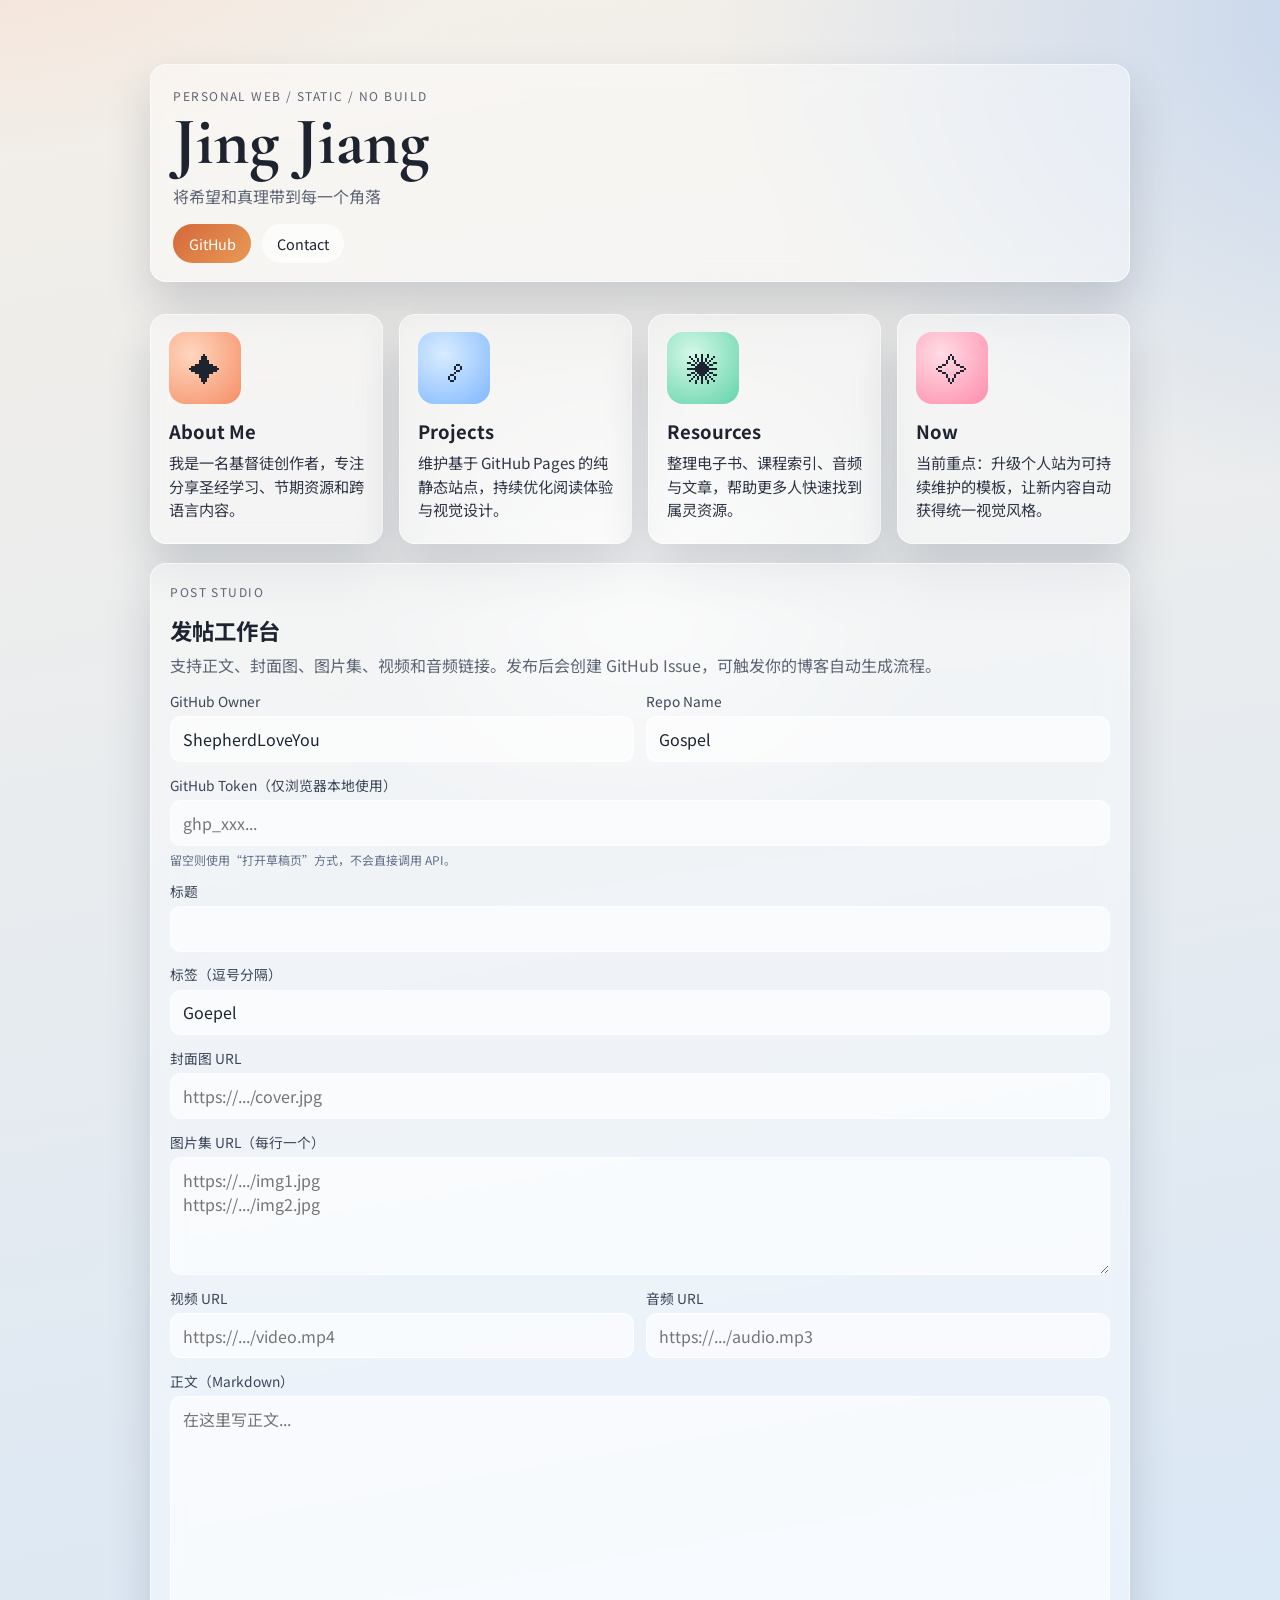
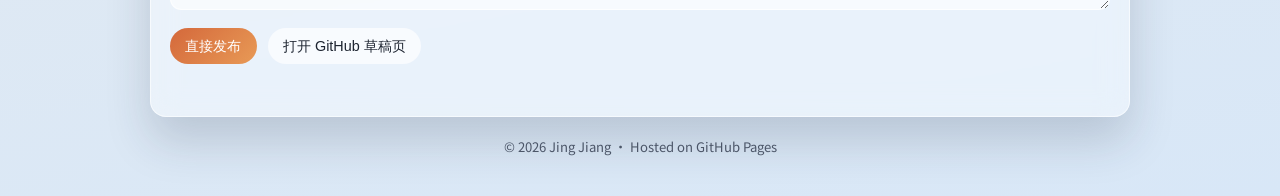
<file: docs/personal/index.html>
<!doctype html>
<html lang="zh-CN">
  <head>
    <meta charset="UTF-8" />
    <meta name="viewport" content="width=device-width, initial-scale=1.0" />
    <title>Jing Jiang | Personal Page</title>
    <meta
      name="description"
      content="Jing Jiang 的个人主页，纯静态部署，包含毛玻璃卡片和鼠标跟随动效。"
    />
    <link rel="preconnect" href="https://fonts.googleapis.com" />
    <link rel="preconnect" href="https://fonts.gstatic.com" crossorigin />
    <link
      href="https://fonts.googleapis.com/css2?family=Cormorant+Garamond:wght@600;700&family=Noto+Sans+SC:wght@400;500;700&display=swap"
      rel="stylesheet"
    />
    <link rel="stylesheet" href="./style.css" />
  </head>
  <body>
    <div class="ambient" aria-hidden="true"></div>

    <header class="hero">
      <p class="kicker">PERSONAL WEB / STATIC / NO BUILD</p>
      <h1>Jing Jiang</h1>
      <p class="subtitle">将希望和真理带到每一个角落</p>
      <div class="actions">
        <a class="btn" href="https://github.com/ShepherdLoveYou" target="_blank" rel="noreferrer">GitHub</a>
        <a class="btn ghost" href="mailto:hello@example.com">Contact</a>
      </div>
    </header>

    <main class="card-grid">
      <article class="glow-card" data-accent="warm">
        <div class="card-blur">✦</div>
        <h2>About Me</h2>
        <p>我是一名基督徒创作者，专注分享圣经学习、节期资源和跨语言内容。</p>
      </article>

      <article class="glow-card" data-accent="sky">
        <div class="card-blur">☍</div>
        <h2>Projects</h2>
        <p>维护基于 GitHub Pages 的纯静态站点，持续优化阅读体验与视觉设计。</p>
      </article>

      <article class="glow-card" data-accent="mint">
        <div class="card-blur">✺</div>
        <h2>Resources</h2>
        <p>整理电子书、课程索引、音频与文章，帮助更多人快速找到属灵资源。</p>
      </article>

      <article class="glow-card" data-accent="rose">
        <div class="card-blur">✧</div>
        <h2>Now</h2>
        <p>当前重点：升级个人站为可持续维护的模板，让新内容自动获得统一视觉风格。</p>
      </article>
    </main>

    <section class="publisher" aria-labelledby="publisher-title">
      <div class="publisher-head">
        <p class="kicker">POST STUDIO</p>
        <h2 id="publisher-title">发帖工作台</h2>
        <p>支持正文、封面图、图片集、视频和音频链接。发布后会创建 GitHub Issue，可触发你的博客自动生成流程。</p>
      </div>

      <form id="post-form" class="publisher-form">
        <div class="field two-col">
          <label for="repo-owner">GitHub Owner</label>
          <input id="repo-owner" name="repoOwner" value="ShepherdLoveYou" required />
        </div>
        <div class="field two-col">
          <label for="repo-name">Repo Name</label>
          <input id="repo-name" name="repoName" value="Gospel" required />
        </div>

        <div class="field">
          <label for="github-token">GitHub Token（仅浏览器本地使用）</label>
          <input id="github-token" name="token" type="password" placeholder="ghp_xxx..." />
          <small>留空则使用“打开草稿页”方式，不会直接调用 API。</small>
        </div>

        <div class="field">
          <label for="post-title">标题</label>
          <input id="post-title" name="title" required />
        </div>

        <div class="field">
          <label for="post-labels">标签（逗号分隔）</label>
          <input id="post-labels" name="labels" value="Goepel" />
        </div>

        <div class="field">
          <label for="cover-url">封面图 URL</label>
          <input id="cover-url" name="coverUrl" placeholder="https://.../cover.jpg" />
        </div>

        <div class="field">
          <label for="gallery-urls">图片集 URL（每行一个）</label>
          <textarea id="gallery-urls" name="galleryUrls" rows="4" placeholder="https://.../img1.jpg&#10;https://.../img2.jpg"></textarea>
        </div>

        <div class="field two-col">
          <label for="video-url">视频 URL</label>
          <input id="video-url" name="videoUrl" placeholder="https://.../video.mp4" />
        </div>

        <div class="field two-col">
          <label for="audio-url">音频 URL</label>
          <input id="audio-url" name="audioUrl" placeholder="https://.../audio.mp3" />
        </div>

        <div class="field">
          <label for="post-content">正文（Markdown）</label>
          <textarea id="post-content" name="content" rows="8" placeholder="在这里写正文..." required></textarea>
        </div>

        <div class="publisher-actions">
          <button type="submit" class="btn">直接发布</button>
          <button type="button" id="open-draft" class="btn ghost">打开 GitHub 草稿页</button>
        </div>

        <p id="publish-status" class="publish-status" aria-live="polite"></p>
      </form>
    </section>

    <footer class="footer">© <span id="year"></span> Jing Jiang · Hosted on GitHub Pages</footer>

    <script src="./script.js"></script>
  </body>
</html>
</file>
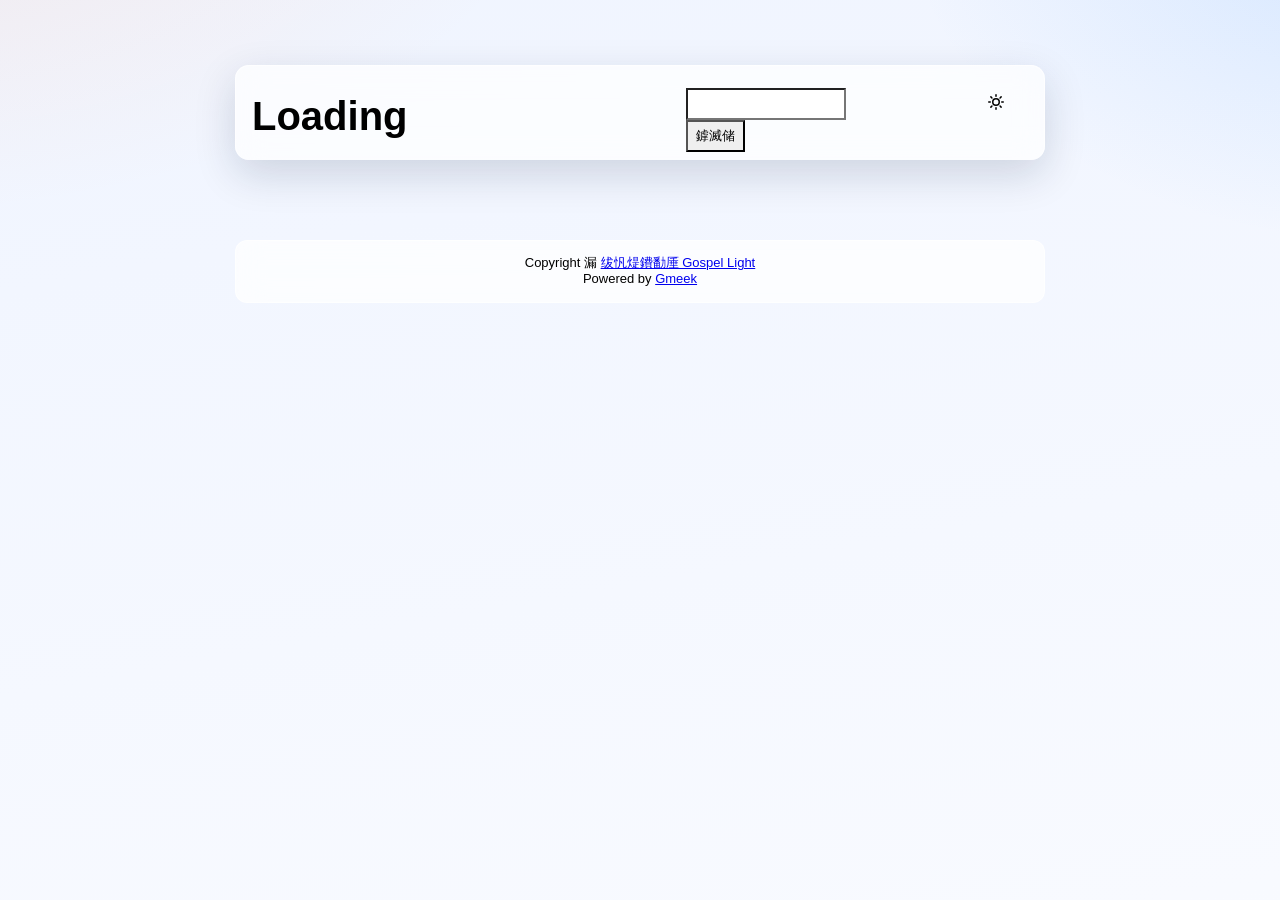
<file: docs/tag.html>
﻿<!DOCTYPE html>
<html data-color-mode="light" data-dark-theme="dark" data-light-theme="light" lang="zh-CN">
<head>
    <meta content="text/html; charset=utf-8" http-equiv="content-type" />
    <meta name="viewport" content="width=device-width,initial-scale=1.0">
    <meta http-equiv="X-UA-Compatible" content="IE=edge">
    <link href='https://mirrors.sustech.edu.cn/cdnjs/ajax/libs/Primer/21.0.7/primer.css' rel='stylesheet' />
    
    <link rel="icon" href="https://raw.githubusercontent.com/ShepherdLoveYou/Gospel/main/docs/reshot-icon-church-cross-K28RPN75SX.svg"><script>
        let theme = localStorage.getItem("meek_theme") || "light";
        document.documentElement.setAttribute("data-color-mode", theme);
    </script>
<meta name="description" content="绂忛煶鐨勫厜 Gospel Light search page">
<title>绂忛煶鐨勫厜 Gospel Light - Tag</title>
<link rel='stylesheet' href='./theme-enhanced.css'>
</head>
<style>
body{box-sizing: border-box;min-width: 200px;max-width: 900px;margin: 20px auto;padding: 45px;font-size: 16px;font-family: sans-serif;line-height: 1.25;}
#header{display:flex;padding-bottom:8px;border-bottom: 1px solid var(--borderColor-muted, var(--color-border-muted));margin-bottom: 16px;}
#footer {margin-top:64px; text-align: center;font-size: small;}

</style>

<style>
.tagTitle{margin:auto 0;font-size:40px;font-weight:bold;overflow:hidden;white-space:nowrap;text-overflow:ellipsis;}
.title-right{display:flex;margin:auto 0 0 auto;}
.title-right .circle{padding: 14px 16px;margin-right:8px;}

.subnav-search{width:222px;margin-top:8px;margin-right:8px;}
.subnav-search-input{width:160px;border-top-right-radius:0px;border-bottom-right-radius:0px;}
.subnav-search button{padding:5px 8px;border-top-left-radius:0px;border-bottom-left-radius:0px;}

.SideNav-icon{margin-right:16px}
.Label{color: #fff;margin-left:4px;}
#taglabel .Label {margin-bottom:8px;}
.Counter{color:#fff;background-color:rgba(234, 238, 242, 0.5)}

.genTime{float: right;}
.d-flex{min-width:0;}
.listTitle{overflow:hidden;white-space:nowrap;text-overflow: ellipsis;max-width: 100%;}
.listLabels{white-space:nowrap;}

@media (max-width: 600px) {
    body { padding: 8px;}
    .tagTitle{display:none;}
    .LabelTime{display:none;}
}
</style>


<body>
    <div id="header">
<span class="tagTitle"><span>Loading</span><span class="AnimatedEllipsis"></span></span>
<div class="title-right">
    <div class="subnav-search">
        <input type="search" class="form-control subnav-search-input float-left" aria-label="Search site" value="" style="height:32px;">
        <button class="btn float-left" type="submit" onclick="javascript:searchShow()">鎼滅储</button>
        <svg class="subnav-search-icon octicon octicon-search" width="16" height="16" viewBox="0 0 16 16" aria-hidden="true">
            <path id="searchSVG" fill-rule="evenodd"></path>
        </svg>
    </div>
    <a href="https://ShepherdLoveYou.github.io/Gospel" id="buttonHome" class="btn btn-invisible circle" title="棣栭〉">
        <svg class="octicon" width="16" height="16">
            <path id="pathHome" fill-rule="evenodd"></path>
        </svg>
    </a>
    <a class="btn btn-invisible circle" onclick="modeSwitch()" title="鍒囨崲涓婚">
        <svg class="octicon" width="16" height="16" >
            <path id="themeSwitch" fill-rule="evenodd"></path>
        </svg>
    </a>
</div>
</div>
    <div id="content">
<div id="taglabel" style="margin-bottom:8px;"></div>
<nav class="SideNav"></nav>
<div class="notFind" style="display:none;font-size:24px;margin:8px;">Not Find</div>
</div>
    <div id="footer"><div id="footer1">Copyright 漏 <span id="copyrightYear"></span> <a href="https://ShepherdLoveYou.github.io/Gospel">绂忛煶鐨勫厜 Gospel Light</a></div>
<div id="footer2">
    <span id="runday"></span><span>Powered by <a href="https://meekdai.com/Gmeek.html" target="_blank">Gmeek</a></span>
</div>

<script>
var now=new Date();
document.getElementById("copyrightYear").innerHTML=now.getFullYear();

if(""!=""){
    var startSite=new Date("");
    var diff=now.getTime()-startSite.getTime();
    var diffDay=Math.floor(diff/(1000*60*60*24));
    document.getElementById("runday").innerHTML="缃戠珯杩愯 "+diffDay+" 澶?+" 鈥?";
}
</script></div>
</body>
<script>
var IconList={'sun': 'M8 10.5a2.5 2.5 0 100-5 2.5 2.5 0 000 5zM8 12a4 4 0 100-8 4 4 0 000 8zM8 0a.75.75 0 01.75.75v1.5a.75.75 0 01-1.5 0V.75A.75.75 0 018 0zm0 13a.75.75 0 01.75.75v1.5a.75.75 0 01-1.5 0v-1.5A.75.75 0 018 13zM2.343 2.343a.75.75 0 011.061 0l1.06 1.061a.75.75 0 01-1.06 1.06l-1.06-1.06a.75.75 0 010-1.06zm9.193 9.193a.75.75 0 011.06 0l1.061 1.06a.75.75 0 01-1.06 1.061l-1.061-1.06a.75.75 0 010-1.061zM16 8a.75.75 0 01-.75.75h-1.5a.75.75 0 010-1.5h1.5A.75.75 0 0116 8zM3 8a.75.75 0 01-.75.75H.75a.75.75 0 010-1.5h1.5A.75.75 0 013 8zm10.657-5.657a.75.75 0 010 1.061l-1.061 1.06a.75.75 0 11-1.06-1.06l1.06-1.06a.75.75 0 011.06 0zm-9.193 9.193a.75.75 0 010 1.06l-1.06 1.061a.75.75 0 11-1.061-1.06l1.06-1.061a.75.75 0 011.061 0z', 'moon': 'M9.598 1.591a.75.75 0 01.785-.175 7 7 0 11-8.967 8.967.75.75 0 01.961-.96 5.5 5.5 0 007.046-7.046.75.75 0 01.175-.786zm1.616 1.945a7 7 0 01-7.678 7.678 5.5 5.5 0 107.678-7.678z', 'sync': 'M1.705 8.005a.75.75 0 0 1 .834.656 5.5 5.5 0 0 0 9.592 2.97l-1.204-1.204a.25.25 0 0 1 .177-.427h3.646a.25.25 0 0 1 .25.25v3.646a.25.25 0 0 1-.427.177l-1.38-1.38A7.002 7.002 0 0 1 1.05 8.84a.75.75 0 0 1 .656-.834ZM8 2.5a5.487 5.487 0 0 0-4.131 1.869l1.204 1.204A.25.25 0 0 1 4.896 6H1.25A.25.25 0 0 1 1 5.75V2.104a.25.25 0 0 1 .427-.177l1.38 1.38A7.002 7.002 0 0 1 14.95 7.16a.75.75 0 0 1-1.49.178A5.5 5.5 0 0 0 8 2.5Z', 'home': 'M6.906.664a1.749 1.749 0 0 1 2.187 0l5.25 4.2c.415.332.657.835.657 1.367v7.019A1.75 1.75 0 0 1 13.25 15h-3.5a.75.75 0 0 1-.75-.75V9H7v5.25a.75.75 0 0 1-.75.75h-3.5A1.75 1.75 0 0 1 1 13.25V6.23c0-.531.242-1.034.657-1.366l5.25-4.2Zm1.25 1.171a.25.25 0 0 0-.312 0l-5.25 4.2a.25.25 0 0 0-.094.196v7.019c0 .138.112.25.25.25H5.5V8.25a.75.75 0 0 1 .75-.75h3.5a.75.75 0 0 1 .75.75v5.25h2.75a.25.25 0 0 0 .25-.25V6.23a.25.25 0 0 0-.094-.195Z', 'search': 'M15.7 13.3l-3.81-3.83A5.93 5.93 0 0 0 13 6c0-3.31-2.69-6-6-6S1 2.69 1 6s2.69 6 6 6c1.3 0 2.48-.41 3.47-1.11l3.83 3.81c.19.2.45.3.7.3.25 0 .52-.09.7-.3a.996.996 0 0 0 0-1.41v.01zM7 10.7c-2.59 0-4.7-2.11-4.7-4.7 0-2.59 2.11-4.7 4.7-4.7 2.59 0 4.7 2.11 4.7 4.7 0 2.59-2.11 4.7-4.7 4.7z', 'post': 'M0 3.75C0 2.784.784 2 1.75 2h12.5c.966 0 1.75.784 1.75 1.75v8.5A1.75 1.75 0 0 1 14.25 14H1.75A1.75 1.75 0 0 1 0 12.25Zm1.75-.25a.25.25 0 0 0-.25.25v8.5c0 .138.112.25.25.25h12.5a.25.25 0 0 0 .25-.25v-8.5a.25.25 0 0 0-.25-.25ZM3.5 6.25a.75.75 0 0 1 .75-.75h7a.75.75 0 0 1 0 1.5h-7a.75.75 0 0 1-.75-.75Zm.75 2.25h4a.75.75 0 0 1 0 1.5h-4a.75.75 0 0 1 0-1.5Z'};
var utterancesLoad=0;

let themeSettings={
    "dark": ["dark","moon","#00f0ff","dark-blue"],
    "light": ["light","sun","#ff5000","github-light"],
    "auto": ["auto","sync","","preferred-color-scheme"]
};
function changeTheme(mode, icon, color, utheme){
    document.documentElement.setAttribute("data-color-mode",mode);
    document.getElementById("themeSwitch").setAttribute("d",value=IconList[icon]);
    document.getElementById("themeSwitch").parentNode.style.color=color;
    if(utterancesLoad==1){utterancesTheme(utheme);}
}
function modeSwitch(){
    let currentMode=document.documentElement.getAttribute('data-color-mode');
    let newMode = currentMode === "light" ? "dark" : currentMode === "dark" ? "auto" : "light";
    localStorage.setItem("meek_theme", newMode);
    if(themeSettings[newMode]){
        changeTheme(...themeSettings[newMode]);
    }
}
function utterancesTheme(theme){
    const message={type:'set-theme',theme: theme};
    const iframe=document.getElementsByClassName('utterances-frame')[0];
    iframe.contentWindow.postMessage(message,'https://utteranc.es');
}
if(themeSettings[theme]){changeTheme(...themeSettings[theme]);}
console.log("\n %c Gmeek last https://github.com/Meekdai/Gmeek \n","padding:5px 0;background:#02d81d;color:#fff");
</script>

<script>
document.getElementById("pathHome").setAttribute("d",IconList["home"]);
document.getElementById("searchSVG").setAttribute("d",IconList["search"]);

tagList=[];
labelsCount={};
jsonData='';
let requestJson="postList.json"
let request=new XMLHttpRequest();
request.open("GET",requestJson);
request.responseType='text';
request.send();
request.onload=function(){
    jsonData=JSON.parse(request.response);
    console.log(jsonData);
    showList(labelsCount);
    setClassDisplay(decodeURI(window.location.hash.slice(1)));
}

function showList(labelsCount){
    let SideNav=document.getElementsByClassName("SideNav")[0];
    SideNav.classList.add("border");
    let taglabel=document.getElementById("taglabel");

    jsonData['labelColorDict']["All"]="#000";
    labelsCount["All"]=0;
    for (let key in jsonData) {
        if (key !== 'labelColorDict' && Array.isArray(jsonData[key]['labels'])) {
            labelsCount["All"]++;
            for (let label of jsonData[key]['labels']) {
                labelsCount[label] = (labelsCount[label] || 0) + 1;
            }
        }
    }

    let sortedLabelsList = Object.keys(labelsCount).sort((a, b) => labelsCount[b] - labelsCount[a]);
    for (let label of sortedLabelsList) {
        tagList.push(label);
        let showLabels = document.createElement("button");
        showLabels.setAttribute("class", "Label");
        showLabels.setAttribute("style", "background-color:" + jsonData['labelColorDict'][label]+";padding:4px;");
        showLabels.innerHTML="&nbsp;&nbsp;"+label+" ";
        showLabels.setAttribute("onclick", "javascript:updateShowTag('" + label + "');");

        let LabelNum=document.createElement("span");
        LabelNum.setAttribute("class","Counter");
        LabelNum.innerHTML=labelsCount[label];
        showLabels.appendChild(LabelNum);
        taglabel.appendChild(showLabels);
    }

    for(i in jsonData){
        if(i!='labelColorDict'){
            let div=document.createElement("div");
            div.setAttribute("class","lists "+jsonData[i]['labels'].join(" "));
            let item=document.createElement("a");
            item.setAttribute("class","SideNav-item d-flex flex-items-center flex-justify-between");
            item.setAttribute("href",jsonData[i]['postUrl']);

            let center=document.createElement("div");
            center.setAttribute("class","d-flex flex-items-center");

            svg=document.createElementNS('http://www.w3.org/2000/svg','svg');
            path=document.createElementNS("http://www.w3.org/2000/svg","path"); 
            span=document.createElement("span");
            svg.setAttributeNS(null,"class","SideNav-icon octicon");
            svg.setAttributeNS(null,"style","width:16px;height:16px");
            path.setAttributeNS(null, "d", IconList["post"]);
            svg.appendChild(path);

            let title=document.createElement("span");
            title.setAttribute("class","listTitle");
            title.innerHTML=jsonData[i]['postTitle'];
            center.appendChild(svg);
            center.appendChild(title);

            let listLabels=document.createElement("div");
            listLabels.setAttribute("class","listLabels");
            
            for(label of jsonData[i]['labels']){
                let LabelName=document.createElement("span");
                LabelName.setAttribute("class","Label LabelName");
                LabelName.setAttribute("style","background-color:"+jsonData['labelColorDict'][label]);
                LabelName.innerHTML=label;
                listLabels.appendChild(LabelName);
            }
            let LabelTime=document.createElement("span");
            LabelTime.setAttribute("class","Label LabelTime");
            LabelTime.setAttribute("style","background-color:"+jsonData[i]['dateLabelColor']);
            LabelTime.innerHTML=jsonData[i]['createdDate'];
            listLabels.appendChild(LabelTime);

            item.appendChild(center);
            item.appendChild(listLabels);
            div.appendChild(item);
            SideNav.appendChild(div);
        }
    }
}

function updateShowTag(label){
    if(window.location.hash.slice(1)!=encodeURI(label)){
        window.location.hash="#"+(label);
        setClassDisplay(label);
    }
}

function setClassDisplay(label){
    let lists = document.getElementsByClassName("lists");
    let tagTitle = document.getElementsByClassName("tagTitle")[0];
    tagTitle.innerHTML="Tag #"+label;
    document.title=label+" - 绂忛煶鐨勫厜 Gospel Light";
    document.getElementsByClassName("subnav-search-input")[0].value='';
    if(label=="All"){
        for(let i = 0; i < lists.length; i++){lists[i].style.display='block';}
        document.getElementsByClassName("notFind")[0].style.display='none';
    }
    else if(tagList.indexOf(label)!=-1){
        for(let i = 0; i < lists.length; i++){
            lists[i].style.display='none';
        }

        let labels = document.getElementsByClassName(label);
        for(let i = 0; i < labels.length; i++){
            labels[i].style.display='block';
        }
        document.getElementsByClassName("notFind")[0].style.display='none';
    }
    else{
        document.getElementsByClassName("subnav-search-input")[0].value=label;
        searchShow();
    }
}

function searchShow(){
    let lists = document.getElementsByClassName("lists");
    let tagTitle = document.getElementsByClassName("tagTitle")[0];
    let searchInput = document.getElementsByClassName("subnav-search-input")[0].value;
    tagTitle.innerHTML="Search #"+searchInput;
    if(searchInput==''){document.title="Search - 绂忛煶鐨勫厜 Gospel Light";}
    else{document.title=searchInput+" - 绂忛煶鐨勫厜 Gospel Light";}
    let a=0;
    window.location.hash="#"+(searchInput);
    for(let i = 0; i < lists.length; i++){
        if(lists[i].childNodes[0].childNodes[0].childNodes[1].innerHTML.toUpperCase().indexOf(searchInput.toUpperCase())==-1){lists[i].style.display='none';}
        else{lists[i].style.display='block';a=a+1;}
    }
    if(a==0){
        let notFind=document.getElementsByClassName("notFind")[0];
        notFind.style.display='block';
        notFind.innerHTML='Not Find "'+searchInput+'"';
    }
    else{document.getElementsByClassName("notFind")[0].style.display='none';}
}

// Pointer tracking for cards
(function() {
    if(!window.matchMedia('(hover: hover)').matches) return;
    var cards = document.querySelectorAll('.SideNav-item');
    document.addEventListener('pointermove', function(e) {
        cards.forEach(function(card) {
            var rect = card.getBoundingClientRect();
            var px = ((e.clientX - rect.left) / rect.width) * 100;
            var py = ((e.clientY - rect.top) / rect.height) * 100;
            card.style.setProperty('--pointer-x', Math.max(0, Math.min(100, px)) + '%');
            card.style.setProperty('--pointer-y', Math.max(0, Math.min(100, py)) + '%');
        });
    });
})();
</file>
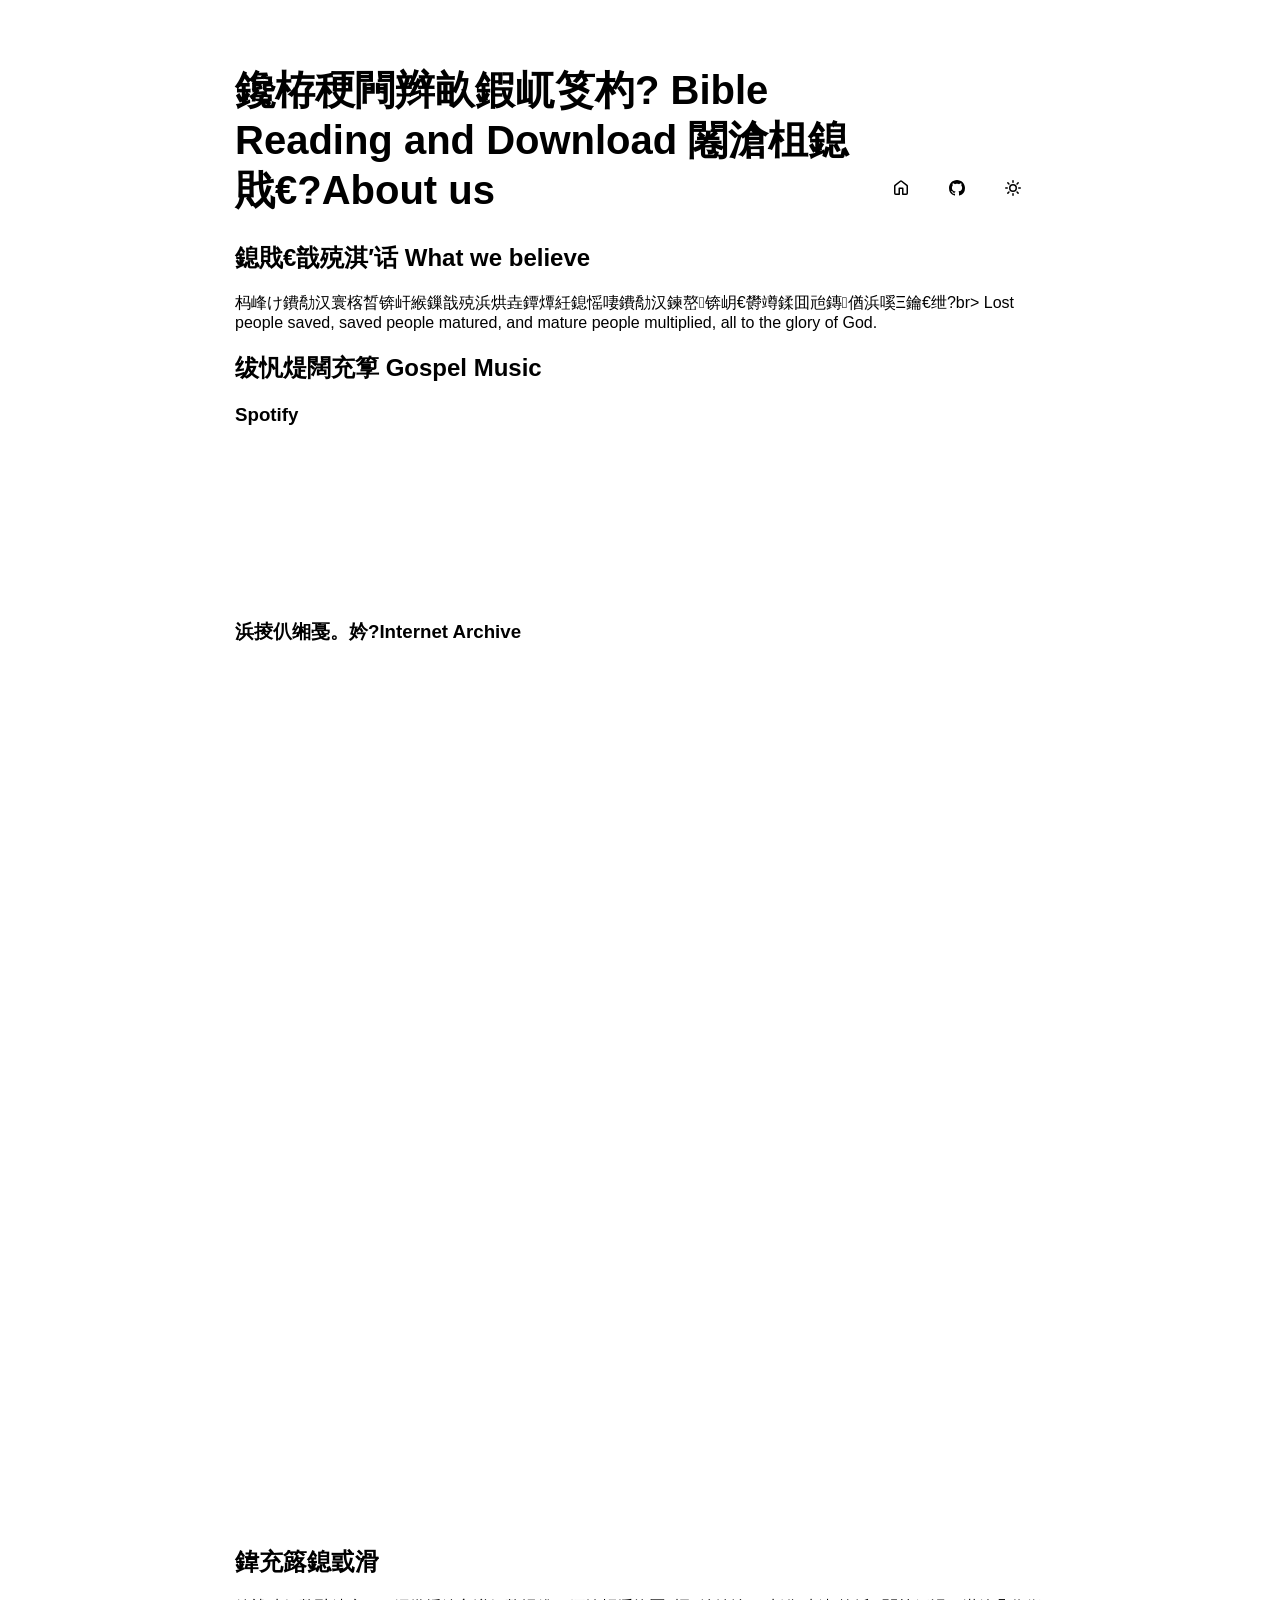
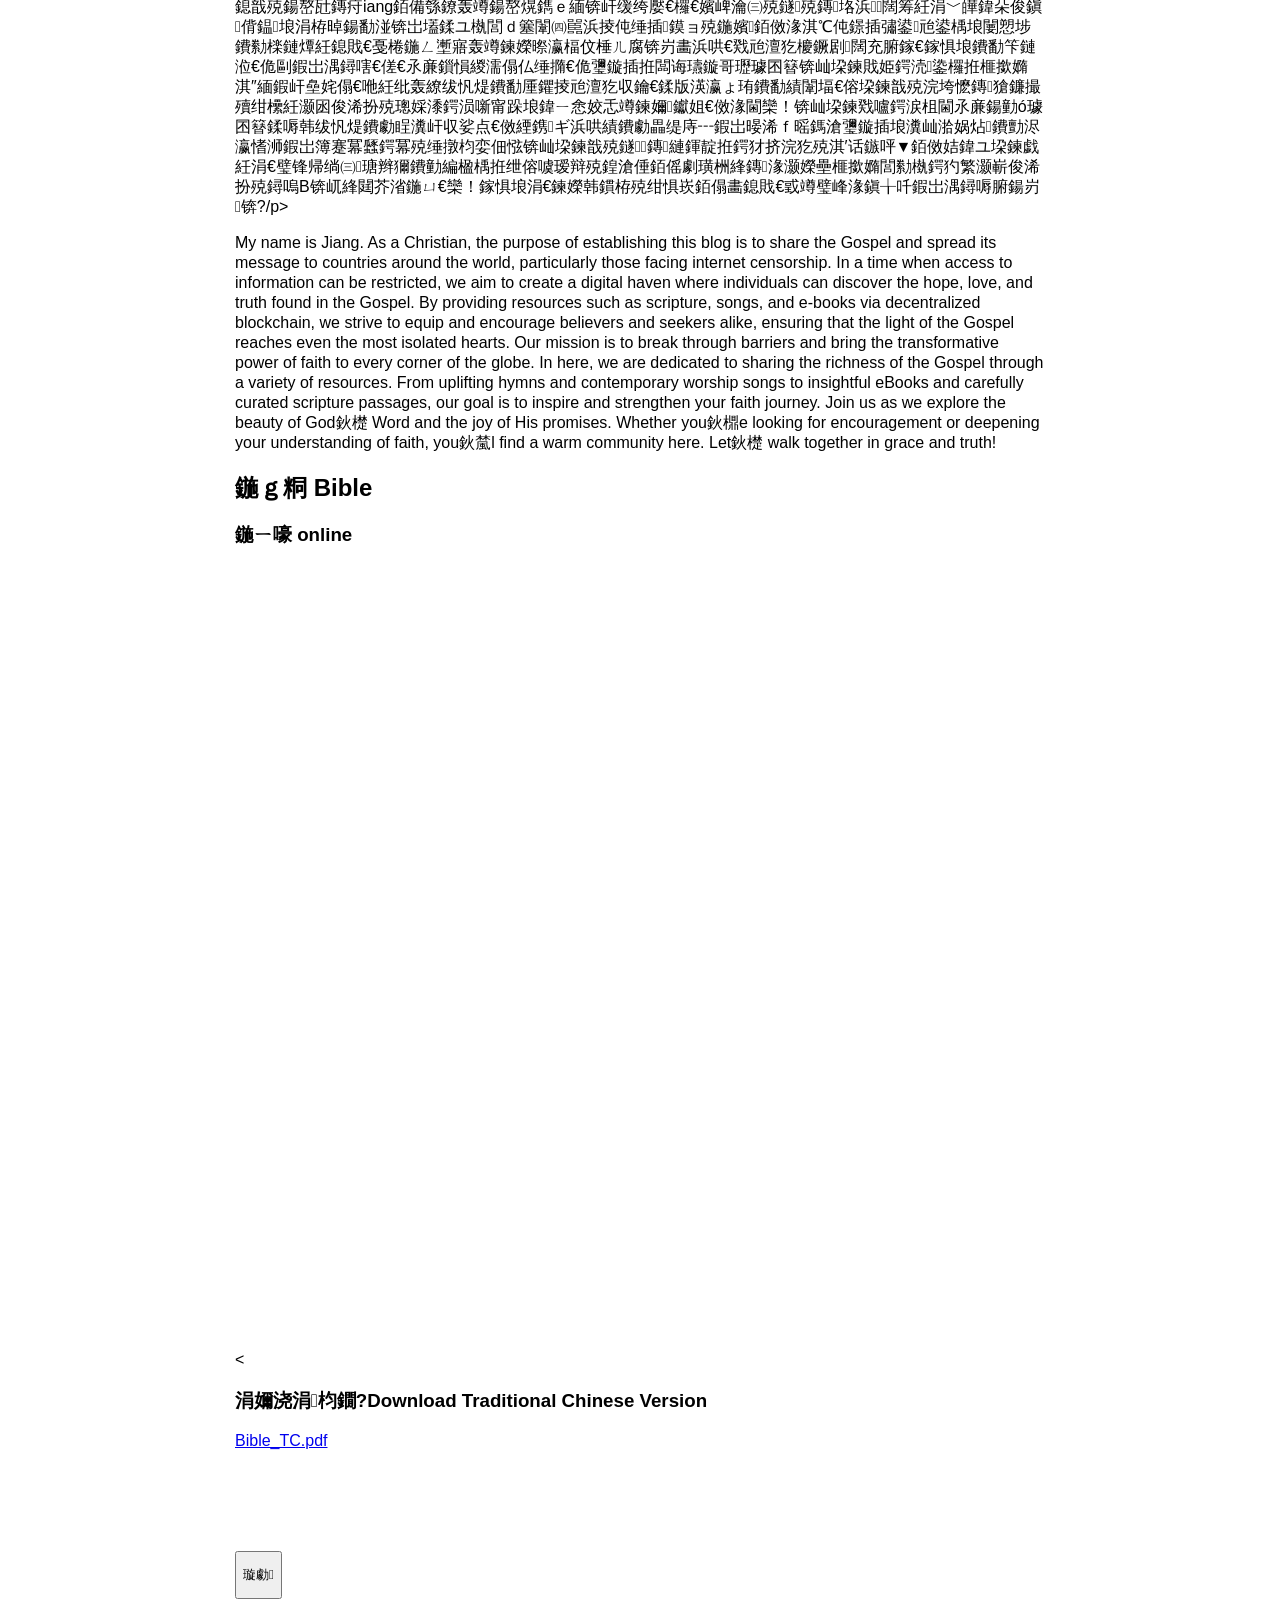
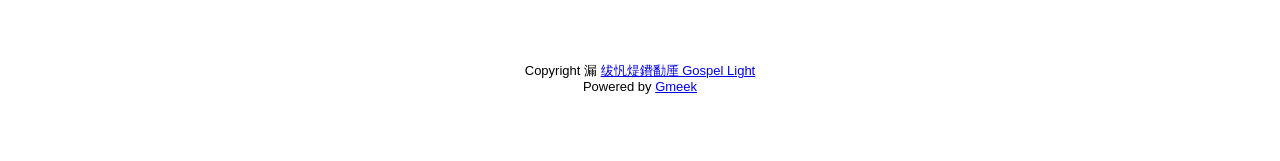
<file: docs/post/sheng-jing-yue-du-he-xia-zai-  Bible Reading and Download -guan-yu-wo-men- About us .html>
﻿<!DOCTYPE html>
<html data-color-mode="light" data-dark-theme="dark" data-light-theme="light" lang="zh-CN">
<head>
    <meta content="text/html; charset=utf-8" http-equiv="content-type" />
    <meta name="viewport" content="width=device-width,initial-scale=1.0">
    <meta http-equiv="X-UA-Compatible" content="IE=edge">
    <link href='https://mirrors.sustech.edu.cn/cdnjs/ajax/libs/Primer/21.0.7/primer.css' rel='stylesheet' />
    
    <link rel="icon" href="https://raw.githubusercontent.com/ShepherdLoveYou/Gospel/main/docs/reshot-icon-church-cross-K28RPN75SX.svg"><script>
        let theme = localStorage.getItem("meek_theme") || "light";
        document.documentElement.setAttribute("data-color-mode", theme);
    </script>
<meta name="description" content="## 鎴戝€戠殑淇′话 What we believe
杩峰け鐨勪汉寰楁晳锛屽緱鏁戠殑浜烘垚鐔燂紝鎴愮啛鐨勪汉鍊嶅锛岄€欎竴鍒囬兘鏄偤浜嗘Ξ鑰€绁?
Lost people saved, saved people matured, and mature people multiplied, all to the glory of God.

## 绂忛煶闊充箰 Gospel Music
### Spotify
`Gmeek-html<iframe style='border-radius:12px' src='https://open.spotify.com/embed/artist/2LFbgsbEhfilNpQYW7mied?utm_source=generator' width='100%' height='152' frameBorder='0' allowfullscreen='' allow='autoplay; clipboard-write; encrypted-media; fullscreen; picture-in-picture' loading='lazy'></iframe>`

### 浜掕仈缃戞。妗?Internet Archive
`Gmeek-html<iframe src='https://archive.org/details/gospel-songs' width='500' height='860' frameborder='0' webkitallowfullscreen='true' mozallowfullscreen='true' allowfullscreen></iframe>`

## 鍏充簬鎴戜滑

鎴戠殑鍚嶅瓧鏄疛iang銆?>
<meta property="og:title" content="鑱栫稉闁辫畝鍜屼笅杓? Bible Reading and Download 闂滄柤鎴戝€?About us ">
<meta property="og:description" content="## 鎴戝€戠殑淇′话 What we believe
杩峰け鐨勪汉寰楁晳锛屽緱鏁戠殑浜烘垚鐔燂紝鎴愮啛鐨勪汉鍊嶅锛岄€欎竴鍒囬兘鏄偤浜嗘Ξ鑰€绁?
Lost people saved, saved people matured, and mature people multiplied, all to the glory of God.

## 绂忛煶闊充箰 Gospel Music
### Spotify
`Gmeek-html<iframe style='border-radius:12px' src='https://open.spotify.com/embed/artist/2LFbgsbEhfilNpQYW7mied?utm_source=generator' width='100%' height='152' frameBorder='0' allowfullscreen='' allow='autoplay; clipboard-write; encrypted-media; fullscreen; picture-in-picture' loading='lazy'></iframe>`

### 浜掕仈缃戞。妗?Internet Archive
`Gmeek-html<iframe src='https://archive.org/details/gospel-songs' width='500' height='860' frameborder='0' webkitallowfullscreen='true' mozallowfullscreen='true' allowfullscreen></iframe>`

## 鍏充簬鎴戜滑

鎴戠殑鍚嶅瓧鏄疛iang銆?>
<meta property="og:type" content="article">
<meta property="og:url" content="https://ShepherdLoveYou.github.io/Gospel/post/sheng-jing-yue-du-he-xia-zai-%20%20Bible%20Reading%20and%20Download%20-guan-yu-wo-men-%20About%20us%20.html">
<meta property="og:image" content="https://raw.githubusercontent.com/ShepherdLoveYou/Gospel/main/docs/reshot-icon-church-cross-K28RPN75SX.svg">
<title>鑱栫稉闁辫畝鍜屼笅杓? Bible Reading and Download 闂滄柤鎴戝€?About us </title>



</head>
<style>
body{box-sizing: border-box;min-width: 200px;max-width: 900px;margin: 20px auto;padding: 45px;font-size: 16px;font-family: sans-serif;line-height: 1.25;}
#header{display:flex;padding-bottom:8px;border-bottom: 1px solid var(--borderColor-muted, var(--color-border-muted));margin-bottom: 16px;}
#footer {margin-top:64px; text-align: center;font-size: small;}

</style>

<style>
.postTitle{margin: auto 0;font-size:40px;font-weight:bold;}
.title-right{display:flex;margin:auto 0 0 auto;}
.title-right .circle{padding: 14px 16px;margin-right:8px;}
#postBody{border-bottom: 1px solid var(--color-border-default);padding-bottom:36px;}
#postBody hr{height:2px;}
#cmButton{height:48px;margin-top:48px;}
#comments{margin-top:64px;}
.g-emoji{font-size:24px;}
@media (max-width: 600px) {
    body {padding: 8px;}
    .postTitle{font-size:24px;}
}

</style>




<body>
    <div id="header">
<h1 class="postTitle">鑱栫稉闁辫畝鍜屼笅杓? Bible Reading and Download 闂滄柤鎴戝€?About us </h1>
<div class="title-right">
    <a href="https://ShepherdLoveYou.github.io/Gospel" id="buttonHome" class="btn btn-invisible circle" title="棣栭〉">
        <svg class="octicon" width="16" height="16">
            <path id="pathHome" fill-rule="evenodd"></path>
        </svg>
    </a>
    
    <a href="https://github.com/ShepherdLoveYou/Gospel/issues/1" target="_blank" class="btn btn-invisible circle" title="Issue">
        <svg class="octicon" width="16" height="16">
            <path id="pathIssue" fill-rule="evenodd"></path>
        </svg>
    </a>
    

    <a class="btn btn-invisible circle" onclick="modeSwitch();" title="鍒囨崲涓婚">
        <svg class="octicon" width="16" height="16" >
            <path id="themeSwitch" fill-rule="evenodd"></path>
        </svg>
    </a>

</div>
</div>
    <div id="content">
<div class="markdown-body" id="postBody"><h2>鎴戝€戠殑淇′话 What we believe</h2>
<p>杩峰け鐨勪汉寰楁晳锛屽緱鏁戠殑浜烘垚鐔燂紝鎴愮啛鐨勪汉鍊嶅锛岄€欎竴鍒囬兘鏄偤浜嗘Ξ鑰€绁?br>
Lost people saved, saved people matured, and mature people multiplied, all to the glory of God.</p>
<h2>绂忛煶闊充箰 Gospel Music</h2>
<h3>Spotify</h3>
<p><iframe style='border-radius:12px' src='https://open.spotify.com/embed/artist/2LFbgsbEhfilNpQYW7mied?utm_source=generator' width='100%' height='152' frameBorder='0' allowfullscreen='' allow='autoplay; clipboard-write; encrypted-media; fullscreen; picture-in-picture' loading='lazy'></iframe></p>
<h3>浜掕仈缃戞。妗?Internet Archive</h3>
<p><iframe src="https://archive.org/details/gospel-songs" width="500" height="860" frameborder="0" webkitallowfullscreen="true" mozallowfullscreen="true" allowfullscreen></iframe></p>
<h2>鍏充簬鎴戜滑</h2>
<p>鎴戠殑鍚嶅瓧鏄疛iang銆備綔鐐轰竴鍚嶅熀鐫ｅ緬锛屽缓绔嬮€欏€嬪崥瀹㈢殑鐩殑鏄垎浜闊筹紝涓﹀皣鍏朵俊鎭偝鎾埌涓栫晫鍚勫湴锛岀壒鍒ユ槸閭ｄ簺闈㈣嚚浜掕伅缍插鏌ョ殑鍦嬪銆傚湪淇℃伅鐛插彇鍙兘鍙楀埌闄愬埗鐨勬檪鏈燂紝鎴戝€戞棬鍦ㄥ壍寤轰竴鍊嬫暩瀛楅伩棰ㄦ腐锛岃畵浜哄€戣兘澶犵櫦鐝剧闊充腑鎵€鎵惧埌鐨勫笇鏈涖€佹剾鍜岀湡鐞嗐€傞€氶亷鎻愪緵濡傝仏缍撱€佹瓕鏇插拰闆诲瓙鏇哥瓑璩囨簮锛屾垜鍊戝姫鍔涜鍌欏拰榧撳嫷淇″緬鍜屽皨姹傝€咃紝纰轰繚绂忛煶鐨勫厜鑺掕兘澶犵収鑰€鍒版渶瀛ょ珛鐨勫績闈堛€傛垜鍊戠殑浣垮懡鏄獊鐮撮殰绀欙紝灏囦俊浠扮殑璁婇潻鍔涢噺甯跺埌鍏ㄧ悆姣忎竴鍊嬭钀姐€傚湪閫欒！锛屾垜鍊戣嚧鍔涙柤閫氶亷鍚勭ó璩囨簮鍒嗕韩绂忛煶鐨勮睈瀵屽収娑点€傚緸鎸ギ浜哄績鐨勮畾缇庤┅鍜岀暥浠ｆ暚鎷滄瓕鏇插埌瀵屾湁娲炶鐨勯浕瀛愭浉鍜岀簿蹇冪瓥鍔冪殑缍撴枃娈佃惤锛屾垜鍊戠殑鐩鏄縺鍕靛拰鍔犲挤浣犵殑淇′话鏃呯▼銆傚姞鍏ユ垜鍊戯紝涓€璧锋帰绱㈢瑭辫獮鐨勭編楹楀拰绁傛噳瑷辩殑鍠滄倕銆傜劇璜栦綘鏄湪灏嬫壘榧撳嫷閭勬槸鍔犳繁灏嶄俊浠扮殑鐞嗚В锛屼綘閮芥渻鍦ㄩ€欒！鎵惧埌涓€鍊嬫韩鏆栫殑绀惧崁銆傝畵鎴戝€戜竴璧峰湪鎭╁吀鍜岀湡鐞嗕腑鍚岃锛?/p>
<p>My name is Jiang. As a Christian, the purpose of establishing this blog is to share the Gospel and spread its message to countries around the world, particularly those facing internet censorship. In a time when access to information can be restricted, we aim to create a digital haven where individuals can discover the hope, love, and truth found in the Gospel. By providing resources such as scripture, songs, and e-books via decentralized blockchain, we strive to equip and encourage believers and seekers alike, ensuring that the light of the Gospel reaches even the most isolated hearts. Our mission is to break through barriers and bring the transformative power of faith to every corner of the globe. In here, we are dedicated to sharing the richness of the Gospel through a variety of resources. From uplifting hymns and contemporary worship songs to insightful eBooks and carefully curated scripture passages, our goal is to inspire and strengthen your faith journey. Join us as we explore the beauty of God鈥檚 Word and the joy of His promises. Whether you鈥檙e looking for encouragement or deepening your understanding of faith, you鈥檒l find a warm community here. Let鈥檚 walk together in grace and truth!</p>
<h2>鍦ｇ粡 Bible</h2>
<h3>鍦ㄧ嚎 online</h3>
<p><<iframe id="responsiveIframe" src="https://www.bible.com/bible/47/JHN.1.CUNPSS" width=500 height=800 style="border: none;"></iframe> </p>
<h3>涓嬭浇涓枃鐗?Download Traditional Chinese Version</h3>
<p><a href="https://github.com/user-attachments/files/19458005/Bible_TC.pdf">Bible_TC.pdf</a></p></div>
<div style="font-size:small;margin-top:8px;float:right;"></div>

<button class="btn btn-block" type="button" onclick="openComments()" id="cmButton">璇勮</button>
<div class="comments" id="comments"></div>

</div>
    <div id="footer"><div id="footer1">Copyright 漏 <span id="copyrightYear"></span> <a href="https://ShepherdLoveYou.github.io/Gospel">绂忛煶鐨勫厜 Gospel Light</a></div>
<div id="footer2">
    <span id="runday"></span><span>Powered by <a href="https://meekdai.com/Gmeek.html" target="_blank">Gmeek</a></span>
</div>

<script>
var now=new Date();
document.getElementById("copyrightYear").innerHTML=now.getFullYear();

if(""!=""){
    var startSite=new Date("");
    var diff=now.getTime()-startSite.getTime();
    var diffDay=Math.floor(diff/(1000*60*60*24));
    document.getElementById("runday").innerHTML="缃戠珯杩愯 "+diffDay+" 澶?+" 鈥?";
}
</script></div>
</body>
<script>
var IconList={'sun': 'M8 10.5a2.5 2.5 0 100-5 2.5 2.5 0 000 5zM8 12a4 4 0 100-8 4 4 0 000 8zM8 0a.75.75 0 01.75.75v1.5a.75.75 0 01-1.5 0V.75A.75.75 0 018 0zm0 13a.75.75 0 01.75.75v1.5a.75.75 0 01-1.5 0v-1.5A.75.75 0 018 13zM2.343 2.343a.75.75 0 011.061 0l1.06 1.061a.75.75 0 01-1.06 1.06l-1.06-1.06a.75.75 0 010-1.06zm9.193 9.193a.75.75 0 011.06 0l1.061 1.06a.75.75 0 01-1.06 1.061l-1.061-1.06a.75.75 0 010-1.061zM16 8a.75.75 0 01-.75.75h-1.5a.75.75 0 010-1.5h1.5A.75.75 0 0116 8zM3 8a.75.75 0 01-.75.75H.75a.75.75 0 010-1.5h1.5A.75.75 0 013 8zm10.657-5.657a.75.75 0 010 1.061l-1.061 1.06a.75.75 0 11-1.06-1.06l1.06-1.06a.75.75 0 011.06 0zm-9.193 9.193a.75.75 0 010 1.06l-1.06 1.061a.75.75 0 11-1.061-1.06l1.06-1.061a.75.75 0 011.061 0z', 'moon': 'M9.598 1.591a.75.75 0 01.785-.175 7 7 0 11-8.967 8.967.75.75 0 01.961-.96 5.5 5.5 0 007.046-7.046.75.75 0 01.175-.786zm1.616 1.945a7 7 0 01-7.678 7.678 5.5 5.5 0 107.678-7.678z', 'sync': 'M1.705 8.005a.75.75 0 0 1 .834.656 5.5 5.5 0 0 0 9.592 2.97l-1.204-1.204a.25.25 0 0 1 .177-.427h3.646a.25.25 0 0 1 .25.25v3.646a.25.25 0 0 1-.427.177l-1.38-1.38A7.002 7.002 0 0 1 1.05 8.84a.75.75 0 0 1 .656-.834ZM8 2.5a5.487 5.487 0 0 0-4.131 1.869l1.204 1.204A.25.25 0 0 1 4.896 6H1.25A.25.25 0 0 1 1 5.75V2.104a.25.25 0 0 1 .427-.177l1.38 1.38A7.002 7.002 0 0 1 14.95 7.16a.75.75 0 0 1-1.49.178A5.5 5.5 0 0 0 8 2.5Z', 'home': 'M6.906.664a1.749 1.749 0 0 1 2.187 0l5.25 4.2c.415.332.657.835.657 1.367v7.019A1.75 1.75 0 0 1 13.25 15h-3.5a.75.75 0 0 1-.75-.75V9H7v5.25a.75.75 0 0 1-.75.75h-3.5A1.75 1.75 0 0 1 1 13.25V6.23c0-.531.242-1.034.657-1.366l5.25-4.2Zm1.25 1.171a.25.25 0 0 0-.312 0l-5.25 4.2a.25.25 0 0 0-.094.196v7.019c0 .138.112.25.25.25H5.5V8.25a.75.75 0 0 1 .75-.75h3.5a.75.75 0 0 1 .75.75v5.25h2.75a.25.25 0 0 0 .25-.25V6.23a.25.25 0 0 0-.094-.195Z', 'github': 'M8 0c4.42 0 8 3.58 8 8a8.013 8.013 0 0 1-5.45 7.59c-.4.08-.55-.17-.55-.38 0-.27.01-1.13.01-2.2 0-.75-.25-1.23-.54-1.48 1.78-.2 3.65-.88 3.65-3.95 0-.88-.31-1.59-.82-2.15.08-.2.36-1.02-.08-2.12 0 0-.67-.22-2.2.82-.64-.18-1.32-.27-2-.27-.68 0-1.36.09-2 .27-1.53-1.03-2.2-.82-2.2-.82-.44 1.1-.16 1.92-.08 2.12-.51.56-.82 1.28-.82 2.15 0 3.06 1.86 3.75 3.64 3.95-.23.2-.44.55-.51 1.07-.46.21-1.61.55-2.33-.66-.15-.24-.6-.83-1.23-.82-.67.01-.27.38.01.53.34.19.73.9.82 1.13.16.45.68 1.31 2.69.94 0 .67.01 1.3.01 1.49 0 .21-.15.45-.55.38A7.995 7.995 0 0 1 0 8c0-4.42 3.58-8 8-8Z'};
var utterancesLoad=0;

let themeSettings={
    "dark": ["dark","moon","#00f0ff","dark-blue"],
    "light": ["light","sun","#ff5000","github-light"],
    "auto": ["auto","sync","","preferred-color-scheme"]
};
function changeTheme(mode, icon, color, utheme){
    document.documentElement.setAttribute("data-color-mode",mode);
    document.getElementById("themeSwitch").setAttribute("d",value=IconList[icon]);
    document.getElementById("themeSwitch").parentNode.style.color=color;
    if(utterancesLoad==1){utterancesTheme(utheme);}
}
function modeSwitch(){
    let currentMode=document.documentElement.getAttribute('data-color-mode');
    let newMode = currentMode === "light" ? "dark" : currentMode === "dark" ? "auto" : "light";
    localStorage.setItem("meek_theme", newMode);
    if(themeSettings[newMode]){
        changeTheme(...themeSettings[newMode]);
    }
}
function utterancesTheme(theme){
    const message={type:'set-theme',theme: theme};
    const iframe=document.getElementsByClassName('utterances-frame')[0];
    iframe.contentWindow.postMessage(message,'https://utteranc.es');
}
if(themeSettings[theme]){changeTheme(...themeSettings[theme]);}
console.log("\n %c Gmeek last https://github.com/Meekdai/Gmeek \n","padding:5px 0;background:#02d81d;color:#fff");
</script>

<script>
document.getElementById("pathHome").setAttribute("d",IconList["home"]);
document.getElementById("pathIssue").setAttribute("d",IconList["github"]);



function openComments(){
    cm=document.getElementById("comments");
    cmButton=document.getElementById("cmButton");
    cmButton.disabled=true;
    cmButton.innerHTML="loading";
    span=document.createElement("span");
    span.setAttribute("class","AnimatedEllipsis");
    cmButton.appendChild(span);

    script=document.createElement("script");
    script.setAttribute("src","https://utteranc.es/client.js");
    script.setAttribute("repo","ShepherdLoveYou/gospel.github.io");
    script.setAttribute("issue-term","title");
    
    if(localStorage.getItem("meek_theme")=="dark"){script.setAttribute("theme","dark-blue");}
    else if(localStorage.getItem("meek_theme")=="light") {script.setAttribute("theme","github-light");}
    else{script.setAttribute("theme","preferred-color-scheme");}
    
    script.setAttribute("crossorigin","anonymous");
    script.setAttribute("async","");
    cm.appendChild(script);

    int=self.setInterval("iFrameLoading()",200);
}

function iFrameLoading(){
    var utterances=document.getElementsByClassName('utterances');
    if(utterances.length==1){
        if(utterances[0].style.height!=""){
            utterancesLoad=1;
            int=window.clearInterval(int);
            document.getElementById("cmButton").style.display="none";
            console.log("utterances Load OK");
        }
    }
}



</script>


</html>
</file>
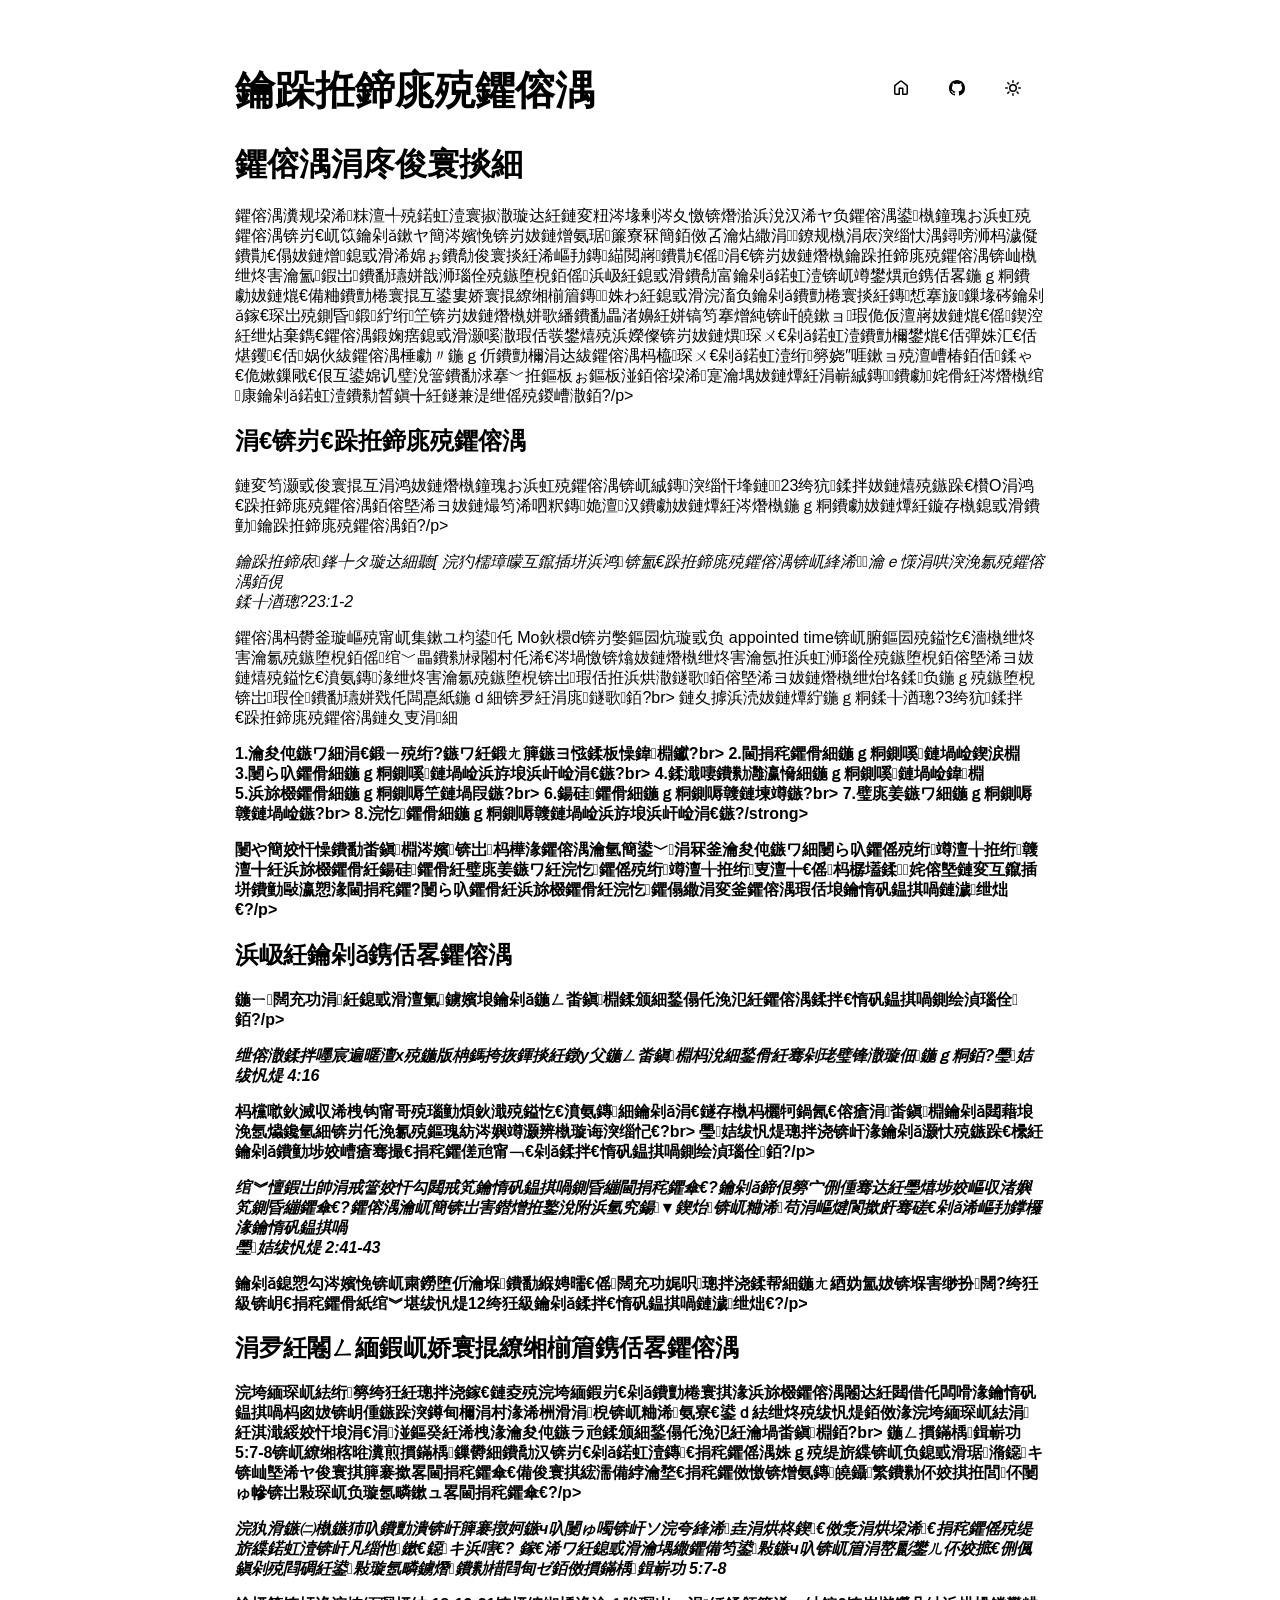
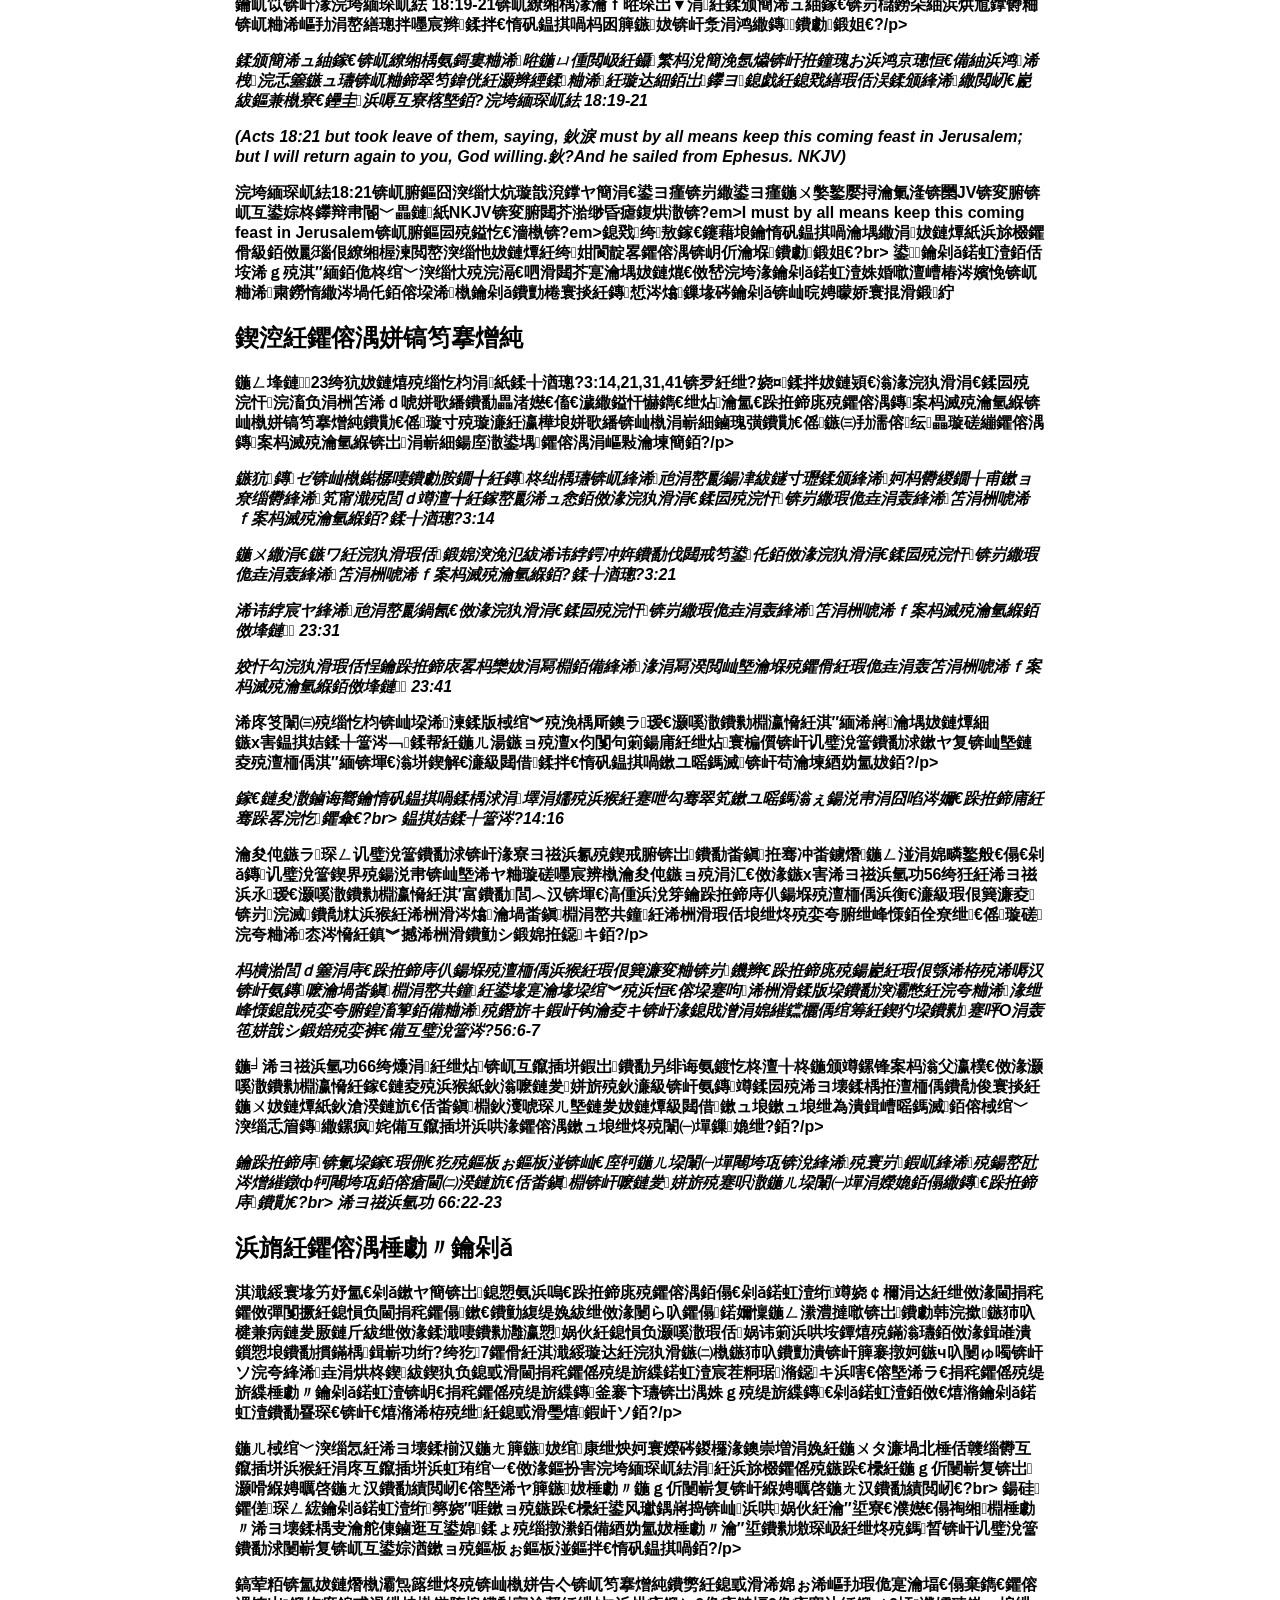
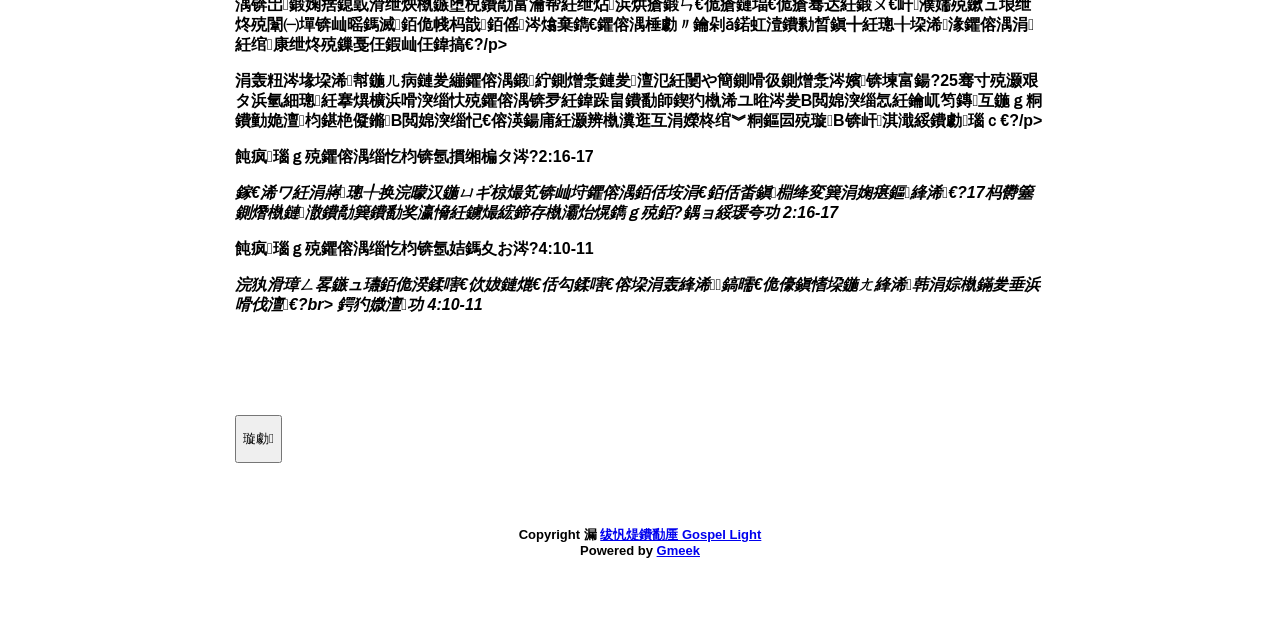
<file: docs/post/ye-he-hua-de-jie-qi.html>
﻿<!DOCTYPE html>
<html data-color-mode="light" data-dark-theme="dark" data-light-theme="light" lang="zh-CN">
<head>
    <meta content="text/html; charset=utf-8" http-equiv="content-type" />
    <meta name="viewport" content="width=device-width,initial-scale=1.0">
    <meta http-equiv="X-UA-Compatible" content="IE=edge">
    <link href='https://mirrors.sustech.edu.cn/cdnjs/ajax/libs/Primer/21.0.7/primer.css' rel='stylesheet' />
    
    <link rel="icon" href="https://raw.githubusercontent.com/ShepherdLoveYou/Gospel/main/docs/reshot-icon-church-cross-K28RPN75SX.svg"><script>
        let theme = localStorage.getItem("meek_theme") || "light";
        document.documentElement.setAttribute("data-color-mode", theme);
    </script>
<meta name="description" content="# 鑺傛湡涓庝俊寰掞細
鑺傛湡瀵规垜浠粖澶╃殑鍩虹潱寰掓潵璇达紝鏈変粈涔堟剰涔夊憿锛熸湁浜涗汉浠ヤ负鑺傛湡鍙槸鐘瑰お浜虹殑鑺傛湡锛岃€屼笖鑰剁ǎ鏉ヤ簡涔嬪悗锛岃妭鏈熷氨琚簾寮冧簡銆?>
<meta property="og:title" content="鑰跺拰鍗庣殑鑺傛湡">
<meta property="og:description" content="# 鑺傛湡涓庝俊寰掞細
鑺傛湡瀵规垜浠粖澶╃殑鍩虹潱寰掓潵璇达紝鏈変粈涔堟剰涔夊憿锛熸湁浜涗汉浠ヤ负鑺傛湡鍙槸鐘瑰お浜虹殑鑺傛湡锛岃€屼笖鑰剁ǎ鏉ヤ簡涔嬪悗锛岃妭鏈熷氨琚簾寮冧簡銆?>
<meta property="og:type" content="article">
<meta property="og:url" content="https://ShepherdLoveYou.github.io/Gospel/post/ye-he-hua-de-jie-qi.html">
<meta property="og:image" content="https://raw.githubusercontent.com/ShepherdLoveYou/Gospel/main/docs/reshot-icon-church-cross-K28RPN75SX.svg">
<title>鑰跺拰鍗庣殑鑺傛湡</title>



</head>
<style>
body{box-sizing: border-box;min-width: 200px;max-width: 900px;margin: 20px auto;padding: 45px;font-size: 16px;font-family: sans-serif;line-height: 1.25;}
#header{display:flex;padding-bottom:8px;border-bottom: 1px solid var(--borderColor-muted, var(--color-border-muted));margin-bottom: 16px;}
#footer {margin-top:64px; text-align: center;font-size: small;}

</style>

<style>
.postTitle{margin: auto 0;font-size:40px;font-weight:bold;}
.title-right{display:flex;margin:auto 0 0 auto;}
.title-right .circle{padding: 14px 16px;margin-right:8px;}
#postBody{border-bottom: 1px solid var(--color-border-default);padding-bottom:36px;}
#postBody hr{height:2px;}
#cmButton{height:48px;margin-top:48px;}
#comments{margin-top:64px;}
.g-emoji{font-size:24px;}
@media (max-width: 600px) {
    body {padding: 8px;}
    .postTitle{font-size:24px;}
}

</style>




<body>
    <div id="header">
<h1 class="postTitle">鑰跺拰鍗庣殑鑺傛湡</h1>
<div class="title-right">
    <a href="https://ShepherdLoveYou.github.io/Gospel" id="buttonHome" class="btn btn-invisible circle" title="棣栭〉">
        <svg class="octicon" width="16" height="16">
            <path id="pathHome" fill-rule="evenodd"></path>
        </svg>
    </a>
    
    <a href="https://github.com/ShepherdLoveYou/Gospel/issues/4" target="_blank" class="btn btn-invisible circle" title="Issue">
        <svg class="octicon" width="16" height="16">
            <path id="pathIssue" fill-rule="evenodd"></path>
        </svg>
    </a>
    

    <a class="btn btn-invisible circle" onclick="modeSwitch();" title="鍒囨崲涓婚">
        <svg class="octicon" width="16" height="16" >
            <path id="themeSwitch" fill-rule="evenodd"></path>
        </svg>
    </a>

</div>
</div>
    <div id="content">
<div class="markdown-body" id="postBody"><h1>鑺傛湡涓庝俊寰掞細</h1>
<p>鑺傛湡瀵规垜浠粖澶╃殑鍩虹潱寰掓潵璇达紝鏈変粈涔堟剰涔夊憿锛熸湁浜涗汉浠ヤ负鑺傛湡鍙槸鐘瑰お浜虹殑鑺傛湡锛岃€屼笖鑰剁ǎ鏉ヤ簡涔嬪悗锛岃妭鏈熷氨琚簾寮冧簡銆傚叾瀹炶繖涓鐐规槸涓庡湥缁忕湡鐞嗙浉杩濊儗鐨勩€傝妭鏈熷鎴戜滑浠婂ぉ鐨勪俊寰掞紝浠嶇劧鏄緢閲嶈鐨勩€傜涓€锛岃妭鏈熸槸鑰跺拰鍗庣殑鑺傛湡锛屾槸绁炵害瀹氳鍜岀鐨勫瓙姘戠浉瑙佺殑鏃堕棿銆傜浜岋紝鎴戜滑鐨勪富鑰剁ǎ鍩虹潱锛屼竴鐢熼兘鎸佸畧鍦ｇ粡鐨勮妭鏈熴€備粬鐨勯棬寰掍互鍙婁娇寰掍繚缃椾篃鏄姝わ紝鎴戜滑浣滀负鑰剁ǎ鐨勯棬寰掞紝鏄惁搴旇鏁堟硶鑰剁ǎ鎵€琛岀殑鍘昏鍛紵绗笁锛岃妭鏈熸槸姘歌繙鐨勫畾渚嬶紝姘镐笉搴熷純锛屽皢鏉ョ瑕佹仮澶嶈妭鏈熴€傜鍥涳紝绁炶棄鐫€鑺傛湡鍛婅瘔鎴戜滑灏嗘潵瑕佸彂鐢熺殑浜嬫儏锛岃妭鏈熼琛ㄨ€剁ǎ鍩虹潱鐨勯檷鐢熴€佸彈姝汇€佸煁钁€佸娲伙紱鑺傛湡棰勮〃鍦ｇ伒鐨勯檷涓达紱鑺傛湡杩橀琛ㄨ€剁ǎ鍩虹潱绗簩娆″啀鏉ョ殑澶嶆椿銆佸鍒ゃ€佹嫰鏁戙€佷互鍙婂讥璧涗簹鐨勫浗搴﹀拰鏂板ぉ鏂板湴銆傛垜浠寔瀹堣妭鏈燂紝涓嶄絾鏄鐨勮姹傦紝涔熸槸绾康鑰剁ǎ鍩虹潱鐨勬晳鎭╋紝鐩兼湜绁傜殑鍐嶆潵銆?/p>
<h2>涓€锛岃€跺拰鍗庣殑鑺傛湡</h2>
<p>鏈変笉灏戜俊寰掍互涓鸿妭鏈熸槸鐘瑰お浜虹殑鑺傛湡锛屼絾鏄湥缁忓埄鏈23绔犺鍒拌妭鏈熺殑鏃跺€欑О涓鸿€跺拰鍗庣殑鑺傛湡銆傛墍浠ヨ妭鏈熶笉浠呬粎鏄姽澶汉鐨勮妭鏈燂紝涔熸槸鍦ｇ粡鐨勮妭鏈燂紝鏇存槸鎴戜滑鐨勭鑰跺拰鍗庣殑鑺傛湡銆?/p>
<p><em>鑰跺拰鍗庡鎽╄タ璇达細聽[ 浣犳檽璋曚互鑹插垪浜鸿锛氳€跺拰鍗庣殑鑺傛湡锛屼綘浠瀹ｅ憡涓哄湥浼氱殑鑺傛湡銆俔<br>
鍒╂湭璁?23:1-2</em></p>
<p>鑺傛湡杩欎釜璇嶇殑甯屼集鏉ユ枃鍙仛 Mo鈥檈d锛岃嫳鏂囩炕璇戜负 appointed time锛屼腑鏂囩殑鎰忔€濇槸绁炵害瀹氱殑鏃堕棿銆傜绾﹀畾鐨勬椂闂村仛浠€涔堝憿锛熻妭鏈熸槸绁炵害瀹氬拰浜虹浉瑙佺殑鏃堕棿銆傛墍浠ヨ妭鏈熺殑鎰忔€濆氨鏄湪绁炵害瀹氱殑鏃堕棿锛岀瑕佸拰浜烘潵鐩歌銆傛墍浠ヨ妭鏈熸槸绁炲垎鍒负鍦ｇ殑鏃堕棿锛岀瑕佺鐨勫瓙姘戣仛闆嗭紙鍦ｄ細锛夛紝涓庣鐩歌銆?br>
鏈夊摢浜涜妭鏈燂紵鍦ｇ粡鍒╂湭璁?3绔犺鍒拌€跺拰鍗庣殑鑺傛湡鏈夊叓涓細</p>
<p><strong>1.瀹夋伅鏃ワ細涓€鍛ㄧ殑绗?鏃ワ紝鍛ㄤ簲鏃ヨ惤鍒板懆鍏棩钀?br>
2.閫捐秺鑺傦細鍦ｇ粡鍘嗘鏈堝崄鍥涙棩<br>
3.闄ら叺鑺傦細鍦ｇ粡鍘嗘鏈堝崄浜斿埌浜屽崄涓€鏃?br>
4.鍒濈啛鐨勬灉瀛愶細鍦ｇ粡鍘嗘鏈堝崄鍏棩<br>
5.浜旀棳鑺傦細鍦ｇ粡鍘嗕笁鏈堝叚鏃?br>
6.鍚硅鑺傦細鍦ｇ粡鍘嗕竷鏈堜竴鏃?br>
7.璧庣姜鏃ワ細鍦ｇ粡鍘嗕竷鏈堝崄鏃?br>
8.浣忔鑺傦細鍦ｇ粡鍘嗕竷鏈堝崄浜斿埌浜屽崄涓€鏃?/strong></p>
<p>闄や簡姣忓懆鐨勫畨鎭棩涔嬪锛岀杩樺湪鑺傛湡瀹氫簡鍙﹀涓冧釜瀹夋伅鏃ワ細闄ら叺鑺傜殑绗竴澶╁拰绗竷澶╋紝浜旀棳鑺傦紝鍚硅鑺傦紝璧庣姜鏃ワ紝浣忔鑺傜殑绗竴澶╁拰绗叓澶┿€傜杩樼壒鍒姹傛墍鏈変互鑹插垪鐨勭敺瀛愬湪閫捐秺鑺?闄ら叺鑺傦紝浜旀棳鑺傦紝浣忔鑺傝繖涓変釜鑺傛湡瑕佸埌鑰惰矾鎾掑喎鏈濊绁炪€?/p>
<h2>浜岋紝鑰剁ǎ鎸佸畧鑺傛湡</h2>
<p>鍦ㄧ闊充功涓紝鎴戜滑澶氭鐪嬪埌鑰剁ǎ鍦ㄥ畨鎭棩鍒颁細鍫傝仛浼氾紝鑺傛湡鍒拌€惰矾鎾掑喎鍘绘湞瑙佺銆?/p>
<p><em>绁傛潵鍒拌嚜宸遍暱澶х殑鍦版柟鎷挎拻鍕掞紝鐓у父鍦ㄥ畨鎭棩杩涗細鍫傦紝骞剁珯璧锋潵璇佃鍦ｇ粡銆?璺姞绂忛煶 4:16</em></p>
<p>杩欓噷鈥滅収浠栧钩甯哥殑瑙勭煩鈥濈殑鎰忔€濆氨鏄細鑰剁ǎ涓€鐩存槸杩欐牱鍋氥€傛瘡涓畨鎭棩鑰剁ǎ閮藉埌浼氬爞鑱氫細锛岃仛浼氱殑鏂瑰紡涔嬩竴灏辨槸璇诲湥缁忋€?br>
璺姞绂忛煶璁拌浇锛屽湪鑰剁ǎ灏忕殑鏃跺€欙紝鑰剁ǎ鐨勭埗姣嶆瘡骞撮€捐秺鑺傞兘甯﹁€剁ǎ鍒拌€惰矾鎾掑喎鍘绘湞瑙佺銆?/p>
<p><em>绾︾憻鍜岀帥涓戒簹姣忓勾閮戒笂鑰惰矾鎾掑喎鍘昏繃閫捐秺鑺傘€?鑰剁ǎ鍗佷簩宀侀偅骞达紝璺熺埗姣嶇収渚嬩笂鍘昏繃鑺傘€?鑺傛湡瀹屼簡锛岀害鐟熷拰鐜涗附浜氫究鍚▼鍥炲锛屼粬浠苟涓嶇煡閬撳皯骞磋€剁ǎ浠嶇劧鐣欏湪鑰惰矾鎾掑喎<br>
璺姞绂忛煶 2:41-43</em></p>
<p>鑰剁ǎ鎴愬勾涔嬪悗锛屼粛鐒堕伒瀹堢鐨勫緥娉曘€傜闊充功娓呮璁拌浇鍒帮細鍦ㄤ綇妫氳妭锛堢害缈扮闊?绔狅級锛岄€捐秺鑺傦紙绾︾堪绂忛煶12绔狅級鑰剁ǎ鍒拌€惰矾鎾掑喎鏈濊绁炪€?/p>
<h2>涓夛紝闂ㄥ緬鍜屼娇寰掍繚缃椾篃鎸佸畧鑺傛湡</h2>
<p>浣垮緬琛屼紶绗簩绔狅紝璁拌浇鎵€鏈夌殑浣垮緬鍜岃€剁ǎ鐨勯棬寰掑湪浜旀棳鑺傛湡闂达紝閮借仛闆嗗湪鑰惰矾鎾掑喎杩囪妭锛岄偅鏃跺湥鐏甸檷涓村湪浠栦滑涓棿锛屼粬浠氨寮€鍙ｄ紶绁炵殑绂忛煶銆傚湪浣垮緬琛屼紶涓紝淇濈綏姣忓埌涓€涓湴鏂癸紝浠栧湪瀹夋伅鏃ラ兘鍒颁細鍫傝仛浼氾紝瀹堝畨鎭棩銆?br>
鍦ㄥ摜鏋楀鍓嶄功5:7-8锛屼繚缃楁暀瀵煎摜鏋楀鏁欎細鐨勪汉锛岃€剁ǎ鍩虹潱鏄€捐秺鑺傜湡姝ｇ殑缇旂緤锛屼负鎴戜滑琚潃鐚キ锛屾墍浠ヤ俊寰掑簲褰撳畧閫捐秺鑺傘€備俊寰掑綋濡備綍瀹堥€捐秺鑺傚憿锛熷氨鏄皢鑷繁鐨勬伓姣掑拰閭伓闄ゅ幓锛岀敤琛屼负璇氬疄鏉ュ畧閫捐秺鑺傘€?/p>
<p><em>浣犱滑鏃㈡槸鏃犻叺鐨勯潰锛屽簲褰撴妸鏃ч叺闄ゅ噣锛屽ソ浣夸綘浠垚涓烘柊鍥€傚洜涓烘垜浠€捐秺鑺傜殑缇旂緤鍩虹潱锛屽凡缁忚鏉€鐚キ浜嗐€? 鎵€浠ワ紝鎴戜滑瀹堣繖鑺備笉鍙敤鏃ч叺锛屼篃涓嶅彲鐢ㄦ伓姣掋€侀偑鎭剁殑閰碉紝鍙敤璇氬疄鐪熸鐨勬棤閰甸ゼ銆傚摜鏋楀鍓嶄功 5:7-8</em></p>
<p>鑰屼笖锛屽湪浣垮緬琛屼紶 18:19-21锛屼繚缃楀湪瀹ｆ暀琛岀▼涓紝鍒颁簡浠ュ紬鎵€锛岃櫧鐒朵紬浜烘尳鐣欎粬锛屼粬浠嶇劧涓嶅繕璁拌嚜宸辫鍒拌€惰矾鎾掑喎杩囦簲鏃妭锛屽洜涓鸿繖鏄鐨勮鍛姐€?/p>
<p><em>鍒颁簡浠ュ紬鎵€锛屼繚缃楀氨鎶婁粬浠暀鍦ㄩ偅閲岋紝鑷繁杩涗簡浼氬爞锛屽拰鐘瑰お浜鸿京璁恒€備紬浜鸿浠栧浣忎簺鏃ュ瓙锛屼粬鍗翠笉鍏侊紝灏辫緸鍒粬浠紝璇达細銆岀鑻ヨ鎴戯紝鎴戣繕瑕佸洖鍒颁綘浠繖閲屻€嶏紱鏂兼槸寮€鑸圭浜嗕互寮楁墍銆?浣垮緬琛屼紶 18:19-21</em></p>
<p><em>(Acts 18:21 but took leave of them, saying, 鈥淚 must by all means keep this coming feast in Jerusalem; but I will return again to you, God willing.鈥?And he sailed from Ephesus. NKJV)</em></p>
<p>浣垮緬琛屼紶18:21锛屼腑鏂囧湥缁忕炕璇戠渷鐣ヤ簡涓€鍙ヨ瘽锛岃繖鍙ヨ瘽鍦ㄨ嫳鐜嬮挦瀹氭湰锛圞JV锛変腑锛屼互鍙婃柊鑻辩帇閽﹀畾鏈紙NKJV锛変腑閮芥湁缈昏瘧鍑烘潵锛?em>I must by all means keep this coming feast in Jerusalem</em>锛屼腑鏂囩殑鎰忔€濇槸锛?em>鎴戣绔敖鎵€鑳藉埌鑰惰矾鎾掑喎瀹堣繖涓妭鏈燂紙浜旀棳鑺傦級</em>銆傚彲瑙佷繚缃楃湅閲嶅湥缁忚妭鏈燂紝绔姏閬靛畧鑺傛湡锛岄伒瀹堢鐨勮鍛姐€?br>
鍙鑰剁ǎ鍩虹潱銆佸垵浠ｇ殑淇″緬銆佹柊绾﹀湥缁忕殑浣滆€呬滑閮芥寔瀹堣妭鏈熴€傚嵆浣垮湪鑰剁ǎ鍩虹潱姝婚噷澶嶆椿涔嬪悗锛屼粬浠粛鐒惰繖涔堝仛銆傛垜浠槸鑰剁ǎ鐨勯棬寰掞紝鏄惁涔熻鏁堟硶鑰剁ǎ锛屾晥娉曚娇寰掍滑鍛紵</p>
<h2>鍥涳紝鑺傛湡姘镐笉搴熷純</h2>
<p>鍦ㄥ埄鏈23绔犺妭鏈熺殑缁忔枃涓紙鍒╂湭璁?3:14,21,31,41锛夛紝绁?娆¤鍒拌妭鏈熲€滃湪浣犱滑涓€鍒囩殑浣忓浣滀负涓栦笘浠ｄ唬姘歌繙鐨勫畾渚嬨€傗€濊繖鎰忓懗鐫€绁炶瀹氳€跺拰鍗庣殑鑺傛湡鏄案杩滅殑瀹氫緥锛屾槸姘镐笉搴熷純鐨勩€傜璇寸殑璇濓紝瀛樺埌姘歌繙锛屾槸涓嶄細鏀瑰彉鐨勩€傜鏃㈢劧濡傛纭畾璇磋繃鑺傛湡鏄案杩滅殑瀹氫緥锛岀涓嶄細鍚庢潵鍙堣鑺傛湡涓嶇敤瀹堜簡銆?/p>
<p><em>鏃犺鏄ゼ锛屾槸鐑樼啛鐨勮胺鐗╋紝鏄柊绌楀瓙锛屼綘浠兘涓嶅彲鍚冿紱鐩寸瓑鍒颁綘浠妸杩欎緵鐗╁甫鏉ョ尞缁欎綘浠笂甯濈殑閭ｄ竴澶╋紝鎵嶅彲浠ュ悆銆傚湪浣犱滑涓€鍒囩殑浣忓锛岃繖瑕佹垚涓轰綘浠笘涓栦唬浠ｆ案杩滅殑瀹氫緥銆?鍒╂湭璁?3:14</em></p>
<p><em>鍦ㄨ繖涓€鏃ワ紝浣犱滑瑕佸鍛婂湥浼氾紱浠讳綍鍔冲姩鐨勫伐閮戒笉鍙仛銆傚湪浣犱滑涓€鍒囩殑浣忓锛岃繖瑕佹垚涓轰綘浠笘涓栦唬浠ｆ案杩滅殑瀹氫緥銆?鍒╂湭璁?3:21</em></p>
<p><em>浠讳綍宸ヤ綘浠兘涓嶅彲鍋氥€傚湪浣犱滑涓€鍒囩殑浣忓锛岃繖瑕佹垚涓轰綘浠笘涓栦唬浠ｆ案杩滅殑瀹氫緥銆傚埄鏈 23:31</em></p>
<p><em>姣忓勾浣犱滑瑕佸悜鑰跺拰鍗庡畧杩欒妭涓冩棩銆備綘浠湪涓冩湀閲屾墍瀹堢殑鑺傦紝瑕佹垚涓轰笘涓栦唬浠ｆ案杩滅殑瀹氫緥銆傚埄鏈 23:41</em></p>
<p>浠庝笅闈㈢殑缁忔枃锛屾垜浠湅鍒版棫绾︾殑浼楀厛鐭ラ瑷€灏嗘潵鐨勬棩瀛愶紝淇″緬浠嶈瀹堣妭鏈燂細<br>
鏃х害鎾掑姞鍒╀簹涔﹁鍒帮紝鍦ㄦ湯鏃ョ殑澶х伨闅句箣鍚庯紝绁炶寰楄儨锛屽讥璧涗簹鐨勫浗鏉ヤ复锛屾墍鏈夌殑澶栭偊淇″緬锛堚€滃垪鍥解€濓級閮借鍒拌€惰矾鎾掑喎鏉ユ暚鎷滅锛屽苟瀹堜綇妫氳妭銆?/p>
<p><em>鎵€鏈夋潵鏀诲嚮鑰惰矾鎾掑喎鍒楀浗涓墿涓嬬殑浜猴紝蹇呭勾骞翠笂鏉ユ暚鎷滃ぇ鍚涚帇涓囧啗涔嬭€跺拰鍗庯紝骞跺畧浣忔鑺傘€?br>
鎾掑姞鍒╀簹涔?14:16</em></p>
<p>瀹夋伅鏃ラ琛ㄥ讥璧涗簹鐨勫浗锛屽湪寮ヨ禌浜氱殑鍥戒腑锛岀鐨勫畨鎭拰骞冲畨鐪熸鍦ㄥ湴涓婂疄鐜般€傝€剁ǎ鏄讥璧涗簹鍥界殑鍚涚帇锛屾墍浠ヤ粬璇磋嚜宸辨槸瀹夋伅鏃ョ殑涓汇€傚湪鏃х害浠ヨ禌浜氫功56绔狅紝浠ヨ禌浜氶瑷€灏嗘潵鐨勬棩瀛愶紝淇′富鐨勫閭︿汉锛堚€滈偅浜涗笌鑰跺拰鍗庤仈鍚堢殑澶栭偊浜衡€濓級瑕佷簨濂夌锛岃浣滅鐨勪粏浜猴紝浠栦滑涔熻瀹堝畨鎭棩涓嶅共鐘紝浠栦滑瑕佸埌绁炵殑娈夸腑绁峰憡銆佺尞绁€傜璇磋浣夸粬浠枩涔愶紝鎮︾撼浠栦滑鐨勭シ鍛婂拰鐚キ銆?/p>
<p><em>杩樻湁閭ｄ簺涓庤€跺拰鍗庤仈鍚堢殑澶栭偊浜猴紝瑕佷簨濂変粬锛岃鐖辫€跺拰鍗庣殑鍚嶏紝瑕佷綔浠栫殑浠嗕汉锛屽氨鏄嚒瀹堝畨鎭棩涓嶅共鐘紝鍙堟寔瀹堟垜绾︾殑浜恒€傛垜蹇呴浠栦滑鍒版垜鐨勫湥灞憋紝浣夸粬浠湪绁峰憡鎴戠殑娈夸腑鍠滀箰銆備粬浠殑鐕旂キ鍜屽钩瀹夌キ锛屽湪鎴戝潧涓婂繀钂欐偊绾筹紝鍥犳垜鐨勬蹇呯О涓轰竾姘戠シ鍛婄殑娈裤€備互璧涗簹涔?56:6-7</em></p>
<p>鍦╛浠ヨ禌浜氫功66绔燺涓紝绁炶锛屼互鑹插垪鍜岀鐨勫叧绯诲氨鍍忔柊澶╂柊鍦颁竴鏍锋案杩滃父瀛樸€傚湪灏嗘潵鐨勬棩瀛愶紝鎵€鏈夌殑浜猴紙鈥滃嚒鏈夎姘旂殑鈥濓級锛屽氨鏄竴鍒囩殑浠ヨ壊鍒楀拰澶栭偊鐨勪俊寰掞紝鍦ㄨ妭鏈燂紙鈥滄湀鏈斻€佸畨鎭棩鈥濅唬琛ㄦ墍鏈夎妭鏈燂級閮借鏉ュ埌鏉ュ埌绁為潰鍓嶆暚鎷滅銆傛棫绾﹀湥缁忎篃鏄繖鏍疯姹備互鑹插垪浜哄湪鑺傛湡鏉ュ埌绁炵殑闈㈠墠鏁嫓绁?銆?/p>
<p><em>鑰跺拰鍗庤锛氭垜鎵€瑕侀€犵殑鏂板ぉ鏂板湴锛屾€庢牱鍦ㄦ垜闈㈠墠闀垮瓨锛涗綘浠殑寰岃鍜屼綘浠殑鍚嶅瓧涔熷繀鐓ф牱闀垮瓨銆傛瘡閫㈡湀鏈斻€佸畨鎭棩锛屽嚒鏈夎姘旂殑蹇呮潵鍦ㄦ垜闈㈠墠涓嬫嫓銆傝繖鏄€跺拰鍗庤鐨勩€?br>
浠ヨ禌浜氫功 66:22-23</em></p>
<h2>浜旓紝鑺傛湡棰勮〃鑰剁ǎ</h2>
<p>淇濈綏寰堟竻妤氳€剁ǎ鏉ヤ簡锛岀鎴愬氨浜嗚€跺拰鍗庣殑鑺傛湡銆傝€剁ǎ鍩虹潱绗竴娆￠檷涓达紝绁傚湪閫捐秺鑺傚彈闅撅紝鎴愪负閫捐秺鑺傝鏉€鐨勭緮缇婏紱绁傚湪闄ら叺鑺傝鍩嬭懍鍦ㄥ潫澧撻噷锛岀鐨勮韩浣撳鏃犻叺楗兼病鏈夎厫鏈斤紱绁傚湪鍒濈啛鐨勬灉瀛愬娲伙紝鎴愪负灏嗘潵瑕佸娲讳箣浜哄垵鐔熺殑鏋滃瓙銆傚湪鍓嶉潰鎻愬埌鐨勫摜鏋楀鍓嶄功绗?绔犵7鑺傦紝淇濈綏璇达紝浣犱滑鏃㈡槸鏃犻叺鐨勯潰锛屽簲褰撴妸鏃ч叺闄ゅ噣锛屽ソ浣夸綘浠垚涓烘柊鍥紱鍥犱负鎴戜滑閫捐秺鑺傜殑缇旂緤鍩虹潱宸茬粡琚潃鐚キ浜嗐€傛墍浠ラ€捐秺鑺傜殑缇旂緤棰勮〃鑰剁ǎ鍩虹潱锛岄€捐秺鑺傜殑缇旂緤鏄釜褰卞瓙锛岀湡姝ｇ殑缇旂緤鏄€剁ǎ鍩虹潱銆傚€熺潃鑰剁ǎ鍩虹潱鐨勫疂琛€锛屽€熺潃浠栫殑绁紝鎴戜滑璺熺鍜屽ソ銆?/p>
<p>鍦ㄦ棫绾﹀湥缁忥紝浠ヨ壊鍒椾汉鍦ㄤ簲鏃妭绾康绁炴妸寰嬫硶鍐欏湪鐭崇増涓婏紝鍦ㄨタ濂堝北棰佸竷缁欎互鑹插垪浜猴紝涓庝互鑹插垪浜虹珛绾︺€傚湪鏂扮害浣垮緬琛屼紶涓紝浜旀棳鑺傜殑鏃跺€欙紝鍦ｇ伒闄嶄复锛岀灏嗗緥娉曞啓鍦ㄤ汉鐨勫績閲屻€傛墍浠ヤ簲鏃妭棰勮〃鍦ｇ伒闄嶄复锛屽緥娉曞啓鍦ㄤ汉鐨勫績閲屻€?br>
鍚硅鑺傞琛ㄥ綋鑰剁ǎ鍩虹潱绗簩娆″啀鏉ョ殑鏃跺€欙紝鍙风瓛鍝嶈捣锛屾浜哄娲伙紝瀹″垽寮€濮嬨€傝祹缃棩棰勮〃浠ヨ壊鍒楀叏瀹舵倲鏀逛互鍙婂鍒ょ殑缁撴潫銆備綇妫氳妭棰勮〃瀹″垽鐨勬墽琛岋紝绁炵殑鎷晳锛屽讥璧涗簹鐨勫浗闄嶄复锛屼互鍙婃湭鏉ョ殑鏂板ぉ鏂板湴鏂拌€惰矾鎾掑喎銆?/p>
<p>鎬荤粨锛氳妭鏈熸槸灞炰簬绁炵殑锛屾槸姘告亽锛屼笉搴熷純鐨勶紝鎴戜滑浠婂ぉ浠嶇劧瑕佹寔瀹堛€傝棄鐫€鑺傛湡锛岀鍛婅瘔鎴戜滑绁炴槸鏃堕棿鐨勪富瀹帮紝绁炶浜烘瘡鍛ㄣ€佹瘡鏈堛€佹瘡骞达紝鍛ㄨ€屽濮嬬殑鏉ュ埌绁炵殑闈㈠墠锛屾暚鎷滅銆佹帴杩戠銆傜涔熻棄鐫€鑺傛湡棰勮〃鑰剁ǎ鍩虹潱鐨勬晳鎭╋紝璁╂垜浠湪鑺傛湡涓紝绾康绁炵殑鏁戞仼鍜屾仼鍏搞€?/p>
<p>涓轰粈涔堟垜浠幇鍦ㄦ病鏈夎繃鑺傛湡鍛紵鍘熷洜鏈夎澶氾紝闄や簡鍘嗗彶鍘熷洜涔嬪锛堜富鍚?25骞寸殑灏艰タ浜氫細璁紝搴熼櫎浜嗗湥缁忕殑鑺傛湡锛夛紝鍏跺畠鐨勫師鍥犳槸浠ユ暀涔夎В閲婂湥缁忥紝鑰屼笉鏄互鍦ｇ粡鐨勭姽澶枃鍖栬儗鏅В閲婂湥缁忋€傛渶鍚庯紝灏辨槸瀵逛互涓嬫柊绾︾粡鏂囩殑璇В锛屽淇濈綏鐨勮瑙ｃ€?/p>
<p>飩疯瑙ｇ殑鑺傛湡缁忔枃锛氬摜缃楄タ涔?2:16-17</p>
<p><em>鎵€浠ワ紝涓嶈璁╀换浣曚汉鍦ㄩギ椋熶笂锛屾垨鑺傛湡銆佸垵涓€銆佸畨鎭棩绛変簨涓婅瘎鏂綘浠€?17杩欎簺鍘熸槸鏈潵鐨勪簨鐨勫奖瀛愶紝鐪熶綋鍗存槸灞炲熀鐫ｇ殑銆?鍝ョ綏瑗夸功 2:16-17</em></p>
<p>飩疯瑙ｇ殑鑺傛湡缁忔枃锛氬姞鎷夊お涔?4:10-11</p>
<p><em>浣犱滑璋ㄥ畧鏃ュ瓙銆佹湀鍒嗐€佽妭鏈熴€佸勾鍒嗐€傛垜涓轰綘浠鎬曘€佹儫鎭愭垜鍦ㄤ綘浠韩涓婃槸鏋夎垂浜嗗伐澶€?br>
鍔犳媺澶功 4:10-11</em></p></div>
<div style="font-size:small;margin-top:8px;float:right;"></div>

<button class="btn btn-block" type="button" onclick="openComments()" id="cmButton">璇勮</button>
<div class="comments" id="comments"></div>

</div>
    <div id="footer"><div id="footer1">Copyright 漏 <span id="copyrightYear"></span> <a href="https://ShepherdLoveYou.github.io/Gospel">绂忛煶鐨勫厜 Gospel Light</a></div>
<div id="footer2">
    <span id="runday"></span><span>Powered by <a href="https://meekdai.com/Gmeek.html" target="_blank">Gmeek</a></span>
</div>

<script>
var now=new Date();
document.getElementById("copyrightYear").innerHTML=now.getFullYear();

if(""!=""){
    var startSite=new Date("");
    var diff=now.getTime()-startSite.getTime();
    var diffDay=Math.floor(diff/(1000*60*60*24));
    document.getElementById("runday").innerHTML="缃戠珯杩愯 "+diffDay+" 澶?+" 鈥?";
}
</script></div>
</body>
<script>
var IconList={'sun': 'M8 10.5a2.5 2.5 0 100-5 2.5 2.5 0 000 5zM8 12a4 4 0 100-8 4 4 0 000 8zM8 0a.75.75 0 01.75.75v1.5a.75.75 0 01-1.5 0V.75A.75.75 0 018 0zm0 13a.75.75 0 01.75.75v1.5a.75.75 0 01-1.5 0v-1.5A.75.75 0 018 13zM2.343 2.343a.75.75 0 011.061 0l1.06 1.061a.75.75 0 01-1.06 1.06l-1.06-1.06a.75.75 0 010-1.06zm9.193 9.193a.75.75 0 011.06 0l1.061 1.06a.75.75 0 01-1.06 1.061l-1.061-1.06a.75.75 0 010-1.061zM16 8a.75.75 0 01-.75.75h-1.5a.75.75 0 010-1.5h1.5A.75.75 0 0116 8zM3 8a.75.75 0 01-.75.75H.75a.75.75 0 010-1.5h1.5A.75.75 0 013 8zm10.657-5.657a.75.75 0 010 1.061l-1.061 1.06a.75.75 0 11-1.06-1.06l1.06-1.06a.75.75 0 011.06 0zm-9.193 9.193a.75.75 0 010 1.06l-1.06 1.061a.75.75 0 11-1.061-1.06l1.06-1.061a.75.75 0 011.061 0z', 'moon': 'M9.598 1.591a.75.75 0 01.785-.175 7 7 0 11-8.967 8.967.75.75 0 01.961-.96 5.5 5.5 0 007.046-7.046.75.75 0 01.175-.786zm1.616 1.945a7 7 0 01-7.678 7.678 5.5 5.5 0 107.678-7.678z', 'sync': 'M1.705 8.005a.75.75 0 0 1 .834.656 5.5 5.5 0 0 0 9.592 2.97l-1.204-1.204a.25.25 0 0 1 .177-.427h3.646a.25.25 0 0 1 .25.25v3.646a.25.25 0 0 1-.427.177l-1.38-1.38A7.002 7.002 0 0 1 1.05 8.84a.75.75 0 0 1 .656-.834ZM8 2.5a5.487 5.487 0 0 0-4.131 1.869l1.204 1.204A.25.25 0 0 1 4.896 6H1.25A.25.25 0 0 1 1 5.75V2.104a.25.25 0 0 1 .427-.177l1.38 1.38A7.002 7.002 0 0 1 14.95 7.16a.75.75 0 0 1-1.49.178A5.5 5.5 0 0 0 8 2.5Z', 'home': 'M6.906.664a1.749 1.749 0 0 1 2.187 0l5.25 4.2c.415.332.657.835.657 1.367v7.019A1.75 1.75 0 0 1 13.25 15h-3.5a.75.75 0 0 1-.75-.75V9H7v5.25a.75.75 0 0 1-.75.75h-3.5A1.75 1.75 0 0 1 1 13.25V6.23c0-.531.242-1.034.657-1.366l5.25-4.2Zm1.25 1.171a.25.25 0 0 0-.312 0l-5.25 4.2a.25.25 0 0 0-.094.196v7.019c0 .138.112.25.25.25H5.5V8.25a.75.75 0 0 1 .75-.75h3.5a.75.75 0 0 1 .75.75v5.25h2.75a.25.25 0 0 0 .25-.25V6.23a.25.25 0 0 0-.094-.195Z', 'github': 'M8 0c4.42 0 8 3.58 8 8a8.013 8.013 0 0 1-5.45 7.59c-.4.08-.55-.17-.55-.38 0-.27.01-1.13.01-2.2 0-.75-.25-1.23-.54-1.48 1.78-.2 3.65-.88 3.65-3.95 0-.88-.31-1.59-.82-2.15.08-.2.36-1.02-.08-2.12 0 0-.67-.22-2.2.82-.64-.18-1.32-.27-2-.27-.68 0-1.36.09-2 .27-1.53-1.03-2.2-.82-2.2-.82-.44 1.1-.16 1.92-.08 2.12-.51.56-.82 1.28-.82 2.15 0 3.06 1.86 3.75 3.64 3.95-.23.2-.44.55-.51 1.07-.46.21-1.61.55-2.33-.66-.15-.24-.6-.83-1.23-.82-.67.01-.27.38.01.53.34.19.73.9.82 1.13.16.45.68 1.31 2.69.94 0 .67.01 1.3.01 1.49 0 .21-.15.45-.55.38A7.995 7.995 0 0 1 0 8c0-4.42 3.58-8 8-8Z'};
var utterancesLoad=0;

let themeSettings={
    "dark": ["dark","moon","#00f0ff","dark-blue"],
    "light": ["light","sun","#ff5000","github-light"],
    "auto": ["auto","sync","","preferred-color-scheme"]
};
function changeTheme(mode, icon, color, utheme){
    document.documentElement.setAttribute("data-color-mode",mode);
    document.getElementById("themeSwitch").setAttribute("d",value=IconList[icon]);
    document.getElementById("themeSwitch").parentNode.style.color=color;
    if(utterancesLoad==1){utterancesTheme(utheme);}
}
function modeSwitch(){
    let currentMode=document.documentElement.getAttribute('data-color-mode');
    let newMode = currentMode === "light" ? "dark" : currentMode === "dark" ? "auto" : "light";
    localStorage.setItem("meek_theme", newMode);
    if(themeSettings[newMode]){
        changeTheme(...themeSettings[newMode]);
    }
}
function utterancesTheme(theme){
    const message={type:'set-theme',theme: theme};
    const iframe=document.getElementsByClassName('utterances-frame')[0];
    iframe.contentWindow.postMessage(message,'https://utteranc.es');
}
if(themeSettings[theme]){changeTheme(...themeSettings[theme]);}
console.log("\n %c Gmeek last https://github.com/Meekdai/Gmeek \n","padding:5px 0;background:#02d81d;color:#fff");
</script>

<script>
document.getElementById("pathHome").setAttribute("d",IconList["home"]);
document.getElementById("pathIssue").setAttribute("d",IconList["github"]);



function openComments(){
    cm=document.getElementById("comments");
    cmButton=document.getElementById("cmButton");
    cmButton.disabled=true;
    cmButton.innerHTML="loading";
    span=document.createElement("span");
    span.setAttribute("class","AnimatedEllipsis");
    cmButton.appendChild(span);

    script=document.createElement("script");
    script.setAttribute("src","https://utteranc.es/client.js");
    script.setAttribute("repo","ShepherdLoveYou/gospel.github.io");
    script.setAttribute("issue-term","title");
    
    if(localStorage.getItem("meek_theme")=="dark"){script.setAttribute("theme","dark-blue");}
    else if(localStorage.getItem("meek_theme")=="light") {script.setAttribute("theme","github-light");}
    else{script.setAttribute("theme","preferred-color-scheme");}
    
    script.setAttribute("crossorigin","anonymous");
    script.setAttribute("async","");
    cm.appendChild(script);

    int=self.setInterval("iFrameLoading()",200);
}

function iFrameLoading(){
    var utterances=document.getElementsByClassName('utterances');
    if(utterances.length==1){
        if(utterances[0].style.height!=""){
            utterancesLoad=1;
            int=window.clearInterval(int);
            document.getElementById("cmButton").style.display="none";
            console.log("utterances Load OK");
        }
    }
}



</script>


</html>
</file>
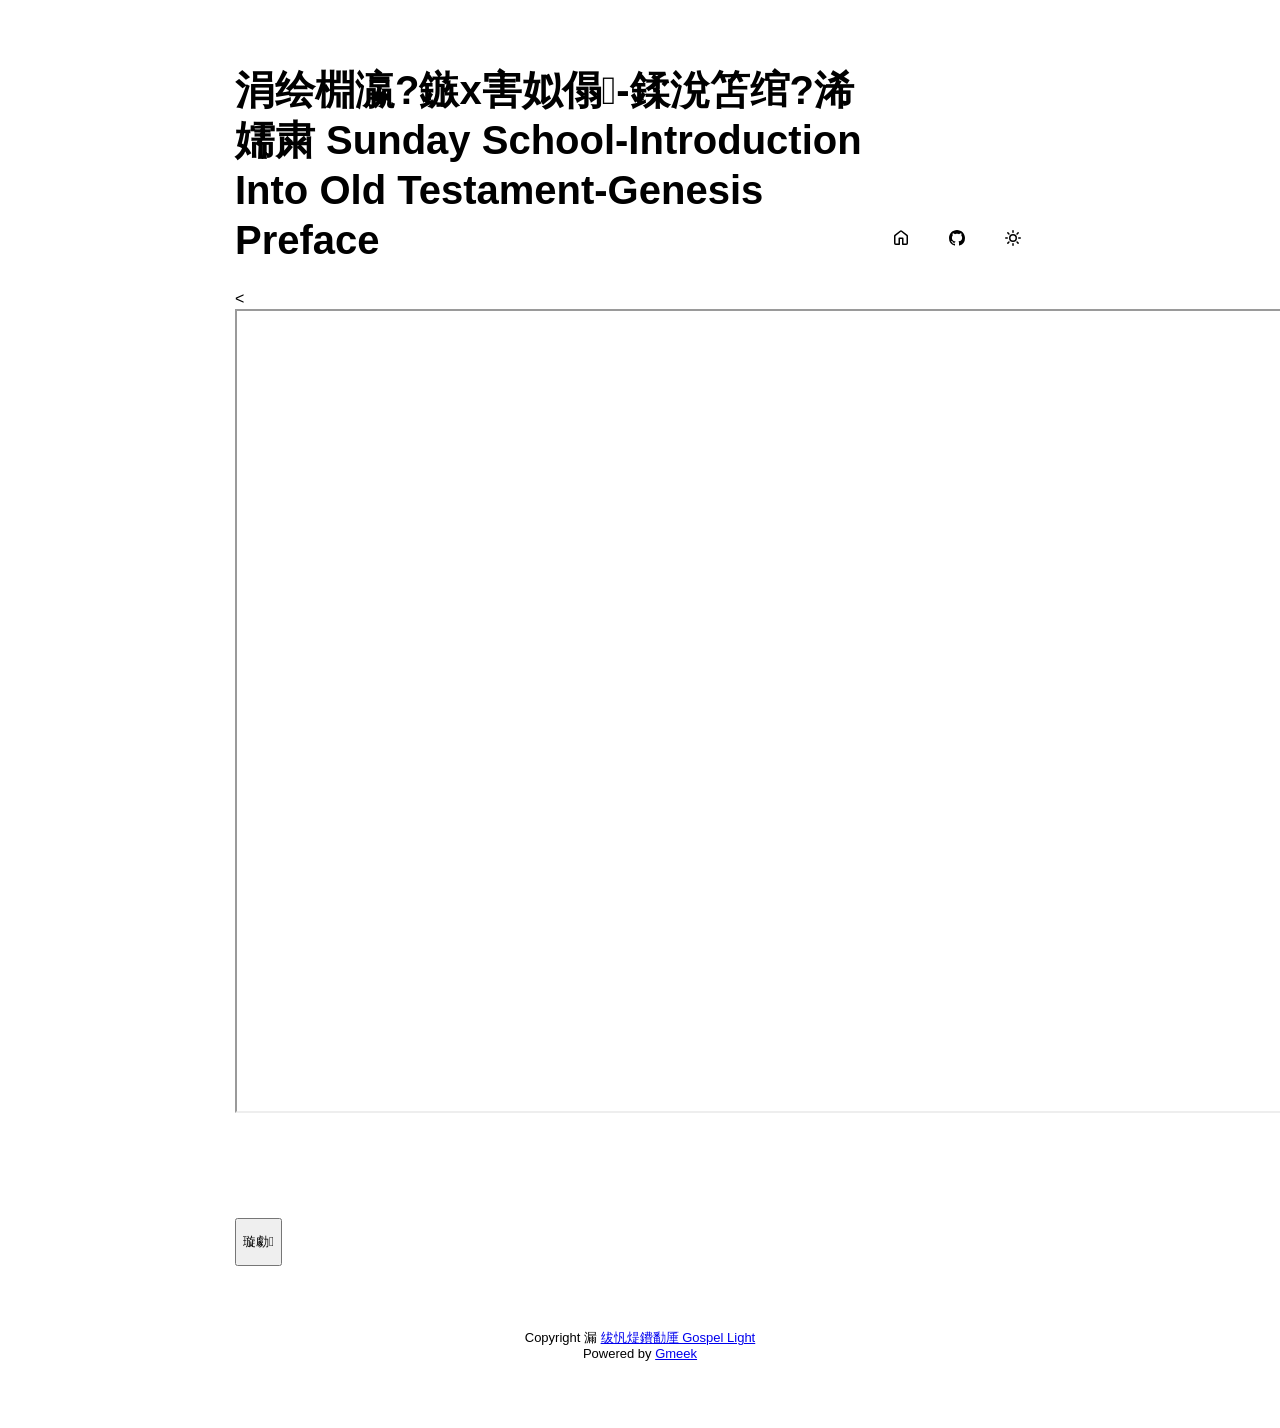
<file: docs/post/zhu-ri-xue---jiu-yue-gai-lan---chuang-shi-ji- -jie-shao- Sunday School-Introduction Into Old Testament-Genesis Preface.html>
﻿<!DOCTYPE html>
<html data-color-mode="light" data-dark-theme="dark" data-light-theme="light" lang="zh-CN">
<head>
    <meta content="text/html; charset=utf-8" http-equiv="content-type" />
    <meta name="viewport" content="width=device-width,initial-scale=1.0">
    <meta http-equiv="X-UA-Compatible" content="IE=edge">
    <link href='https://mirrors.sustech.edu.cn/cdnjs/ajax/libs/Primer/21.0.7/primer.css' rel='stylesheet' />
    
    <link rel="icon" href="https://raw.githubusercontent.com/ShepherdLoveYou/Gospel/main/docs/reshot-icon-church-cross-K28RPN75SX.svg"><script>
        let theme = localStorage.getItem("meek_theme") || "light";
        document.documentElement.setAttribute("data-color-mode", theme);
    </script>
<meta name="description" content="`Gmeek-html<<iframe width='1200' height='800' src='https://www.youtube.com/embed/9I8ACQVB42U' title='锛堜富鏃ュ)01 鏃х害绾佃 姒傝 绁炲垱璁鸿瑙? frameborder='0' allow='accelerometer; autoplay; clipboard-write; encrypted-media; gyroscope; picture-in-picture; web-share' referrerpolicy='strict-origin-when-cross-origin' allowfullscreen></iframe>`銆?>
<meta property="og:title" content="涓绘棩瀛?鏃х害姒傝-鍒涗笘绾?浠嬬粛 Sunday School-Introduction Into Old Testament-Genesis Preface">
<meta property="og:description" content="`Gmeek-html<<iframe width='1200' height='800' src='https://www.youtube.com/embed/9I8ACQVB42U' title='锛堜富鏃ュ)01 鏃х害绾佃 姒傝 绁炲垱璁鸿瑙? frameborder='0' allow='accelerometer; autoplay; clipboard-write; encrypted-media; gyroscope; picture-in-picture; web-share' referrerpolicy='strict-origin-when-cross-origin' allowfullscreen></iframe>`銆?>
<meta property="og:type" content="article">
<meta property="og:url" content="https://ShepherdLoveYou.github.io/Gospel/post/zhu-ri-xue---jiu-yue-gai-lan---chuang-shi-ji-%20-jie-shao-%20Sunday%20School-Introduction%20Into%20Old%20Testament-Genesis%20Preface.html">
<meta property="og:image" content="https://raw.githubusercontent.com/ShepherdLoveYou/Gospel/main/docs/reshot-icon-church-cross-K28RPN75SX.svg">
<title>涓绘棩瀛?鏃х害姒傝-鍒涗笘绾?浠嬬粛 Sunday School-Introduction Into Old Testament-Genesis Preface</title>



</head>
<style>
body{box-sizing: border-box;min-width: 200px;max-width: 900px;margin: 20px auto;padding: 45px;font-size: 16px;font-family: sans-serif;line-height: 1.25;}
#header{display:flex;padding-bottom:8px;border-bottom: 1px solid var(--borderColor-muted, var(--color-border-muted));margin-bottom: 16px;}
#footer {margin-top:64px; text-align: center;font-size: small;}

</style>

<style>
.postTitle{margin: auto 0;font-size:40px;font-weight:bold;}
.title-right{display:flex;margin:auto 0 0 auto;}
.title-right .circle{padding: 14px 16px;margin-right:8px;}
#postBody{border-bottom: 1px solid var(--color-border-default);padding-bottom:36px;}
#postBody hr{height:2px;}
#cmButton{height:48px;margin-top:48px;}
#comments{margin-top:64px;}
.g-emoji{font-size:24px;}
@media (max-width: 600px) {
    body {padding: 8px;}
    .postTitle{font-size:24px;}
}

</style>




<body>
    <div id="header">
<h1 class="postTitle">涓绘棩瀛?鏃х害姒傝-鍒涗笘绾?浠嬬粛 Sunday School-Introduction Into Old Testament-Genesis Preface</h1>
<div class="title-right">
    <a href="https://ShepherdLoveYou.github.io/Gospel" id="buttonHome" class="btn btn-invisible circle" title="棣栭〉">
        <svg class="octicon" width="16" height="16">
            <path id="pathHome" fill-rule="evenodd"></path>
        </svg>
    </a>
    
    <a href="https://github.com/ShepherdLoveYou/Gospel/issues/9" target="_blank" class="btn btn-invisible circle" title="Issue">
        <svg class="octicon" width="16" height="16">
            <path id="pathIssue" fill-rule="evenodd"></path>
        </svg>
    </a>
    

    <a class="btn btn-invisible circle" onclick="modeSwitch();" title="鍒囨崲涓婚">
        <svg class="octicon" width="16" height="16" >
            <path id="themeSwitch" fill-rule="evenodd"></path>
        </svg>
    </a>

</div>
</div>
    <div id="content">
<div class="markdown-body" id="postBody"><p><<iframe width="1200" height="800" src="https://www.youtube.com/embed/9I8ACQVB42U" title="锛堜富鏃ュ)01 鏃х害绾佃 姒傝 绁炲垱璁鸿瑙? frameborder="0" allow="accelerometer; autoplay; clipboard-write; encrypted-media; gyroscope; picture-in-picture; web-share" referrerpolicy="strict-origin-when-cross-origin" allowfullscreen></iframe></p></div>
<div style="font-size:small;margin-top:8px;float:right;"></div>

<button class="btn btn-block" type="button" onclick="openComments()" id="cmButton">璇勮</button>
<div class="comments" id="comments"></div>

</div>
    <div id="footer"><div id="footer1">Copyright 漏 <span id="copyrightYear"></span> <a href="https://ShepherdLoveYou.github.io/Gospel">绂忛煶鐨勫厜 Gospel Light</a></div>
<div id="footer2">
    <span id="runday"></span><span>Powered by <a href="https://meekdai.com/Gmeek.html" target="_blank">Gmeek</a></span>
</div>

<script>
var now=new Date();
document.getElementById("copyrightYear").innerHTML=now.getFullYear();

if(""!=""){
    var startSite=new Date("");
    var diff=now.getTime()-startSite.getTime();
    var diffDay=Math.floor(diff/(1000*60*60*24));
    document.getElementById("runday").innerHTML="缃戠珯杩愯 "+diffDay+" 澶?+" 鈥?";
}
</script></div>
</body>
<script>
var IconList={'sun': 'M8 10.5a2.5 2.5 0 100-5 2.5 2.5 0 000 5zM8 12a4 4 0 100-8 4 4 0 000 8zM8 0a.75.75 0 01.75.75v1.5a.75.75 0 01-1.5 0V.75A.75.75 0 018 0zm0 13a.75.75 0 01.75.75v1.5a.75.75 0 01-1.5 0v-1.5A.75.75 0 018 13zM2.343 2.343a.75.75 0 011.061 0l1.06 1.061a.75.75 0 01-1.06 1.06l-1.06-1.06a.75.75 0 010-1.06zm9.193 9.193a.75.75 0 011.06 0l1.061 1.06a.75.75 0 01-1.06 1.061l-1.061-1.06a.75.75 0 010-1.061zM16 8a.75.75 0 01-.75.75h-1.5a.75.75 0 010-1.5h1.5A.75.75 0 0116 8zM3 8a.75.75 0 01-.75.75H.75a.75.75 0 010-1.5h1.5A.75.75 0 013 8zm10.657-5.657a.75.75 0 010 1.061l-1.061 1.06a.75.75 0 11-1.06-1.06l1.06-1.06a.75.75 0 011.06 0zm-9.193 9.193a.75.75 0 010 1.06l-1.06 1.061a.75.75 0 11-1.061-1.06l1.06-1.061a.75.75 0 011.061 0z', 'moon': 'M9.598 1.591a.75.75 0 01.785-.175 7 7 0 11-8.967 8.967.75.75 0 01.961-.96 5.5 5.5 0 007.046-7.046.75.75 0 01.175-.786zm1.616 1.945a7 7 0 01-7.678 7.678 5.5 5.5 0 107.678-7.678z', 'sync': 'M1.705 8.005a.75.75 0 0 1 .834.656 5.5 5.5 0 0 0 9.592 2.97l-1.204-1.204a.25.25 0 0 1 .177-.427h3.646a.25.25 0 0 1 .25.25v3.646a.25.25 0 0 1-.427.177l-1.38-1.38A7.002 7.002 0 0 1 1.05 8.84a.75.75 0 0 1 .656-.834ZM8 2.5a5.487 5.487 0 0 0-4.131 1.869l1.204 1.204A.25.25 0 0 1 4.896 6H1.25A.25.25 0 0 1 1 5.75V2.104a.25.25 0 0 1 .427-.177l1.38 1.38A7.002 7.002 0 0 1 14.95 7.16a.75.75 0 0 1-1.49.178A5.5 5.5 0 0 0 8 2.5Z', 'home': 'M6.906.664a1.749 1.749 0 0 1 2.187 0l5.25 4.2c.415.332.657.835.657 1.367v7.019A1.75 1.75 0 0 1 13.25 15h-3.5a.75.75 0 0 1-.75-.75V9H7v5.25a.75.75 0 0 1-.75.75h-3.5A1.75 1.75 0 0 1 1 13.25V6.23c0-.531.242-1.034.657-1.366l5.25-4.2Zm1.25 1.171a.25.25 0 0 0-.312 0l-5.25 4.2a.25.25 0 0 0-.094.196v7.019c0 .138.112.25.25.25H5.5V8.25a.75.75 0 0 1 .75-.75h3.5a.75.75 0 0 1 .75.75v5.25h2.75a.25.25 0 0 0 .25-.25V6.23a.25.25 0 0 0-.094-.195Z', 'github': 'M8 0c4.42 0 8 3.58 8 8a8.013 8.013 0 0 1-5.45 7.59c-.4.08-.55-.17-.55-.38 0-.27.01-1.13.01-2.2 0-.75-.25-1.23-.54-1.48 1.78-.2 3.65-.88 3.65-3.95 0-.88-.31-1.59-.82-2.15.08-.2.36-1.02-.08-2.12 0 0-.67-.22-2.2.82-.64-.18-1.32-.27-2-.27-.68 0-1.36.09-2 .27-1.53-1.03-2.2-.82-2.2-.82-.44 1.1-.16 1.92-.08 2.12-.51.56-.82 1.28-.82 2.15 0 3.06 1.86 3.75 3.64 3.95-.23.2-.44.55-.51 1.07-.46.21-1.61.55-2.33-.66-.15-.24-.6-.83-1.23-.82-.67.01-.27.38.01.53.34.19.73.9.82 1.13.16.45.68 1.31 2.69.94 0 .67.01 1.3.01 1.49 0 .21-.15.45-.55.38A7.995 7.995 0 0 1 0 8c0-4.42 3.58-8 8-8Z'};
var utterancesLoad=0;

let themeSettings={
    "dark": ["dark","moon","#00f0ff","dark-blue"],
    "light": ["light","sun","#ff5000","github-light"],
    "auto": ["auto","sync","","preferred-color-scheme"]
};
function changeTheme(mode, icon, color, utheme){
    document.documentElement.setAttribute("data-color-mode",mode);
    document.getElementById("themeSwitch").setAttribute("d",value=IconList[icon]);
    document.getElementById("themeSwitch").parentNode.style.color=color;
    if(utterancesLoad==1){utterancesTheme(utheme);}
}
function modeSwitch(){
    let currentMode=document.documentElement.getAttribute('data-color-mode');
    let newMode = currentMode === "light" ? "dark" : currentMode === "dark" ? "auto" : "light";
    localStorage.setItem("meek_theme", newMode);
    if(themeSettings[newMode]){
        changeTheme(...themeSettings[newMode]);
    }
}
function utterancesTheme(theme){
    const message={type:'set-theme',theme: theme};
    const iframe=document.getElementsByClassName('utterances-frame')[0];
    iframe.contentWindow.postMessage(message,'https://utteranc.es');
}
if(themeSettings[theme]){changeTheme(...themeSettings[theme]);}
console.log("\n %c Gmeek last https://github.com/Meekdai/Gmeek \n","padding:5px 0;background:#02d81d;color:#fff");
</script>

<script>
document.getElementById("pathHome").setAttribute("d",IconList["home"]);
document.getElementById("pathIssue").setAttribute("d",IconList["github"]);



function openComments(){
    cm=document.getElementById("comments");
    cmButton=document.getElementById("cmButton");
    cmButton.disabled=true;
    cmButton.innerHTML="loading";
    span=document.createElement("span");
    span.setAttribute("class","AnimatedEllipsis");
    cmButton.appendChild(span);

    script=document.createElement("script");
    script.setAttribute("src","https://utteranc.es/client.js");
    script.setAttribute("repo","ShepherdLoveYou/gospel.github.io");
    script.setAttribute("issue-term","title");
    
    if(localStorage.getItem("meek_theme")=="dark"){script.setAttribute("theme","dark-blue");}
    else if(localStorage.getItem("meek_theme")=="light") {script.setAttribute("theme","github-light");}
    else{script.setAttribute("theme","preferred-color-scheme");}
    
    script.setAttribute("crossorigin","anonymous");
    script.setAttribute("async","");
    cm.appendChild(script);

    int=self.setInterval("iFrameLoading()",200);
}

function iFrameLoading(){
    var utterances=document.getElementsByClassName('utterances');
    if(utterances.length==1){
        if(utterances[0].style.height!=""){
            utterancesLoad=1;
            int=window.clearInterval(int);
            document.getElementById("cmButton").style.display="none";
            console.log("utterances Load OK");
        }
    }
}



</script>


</html>
</file>
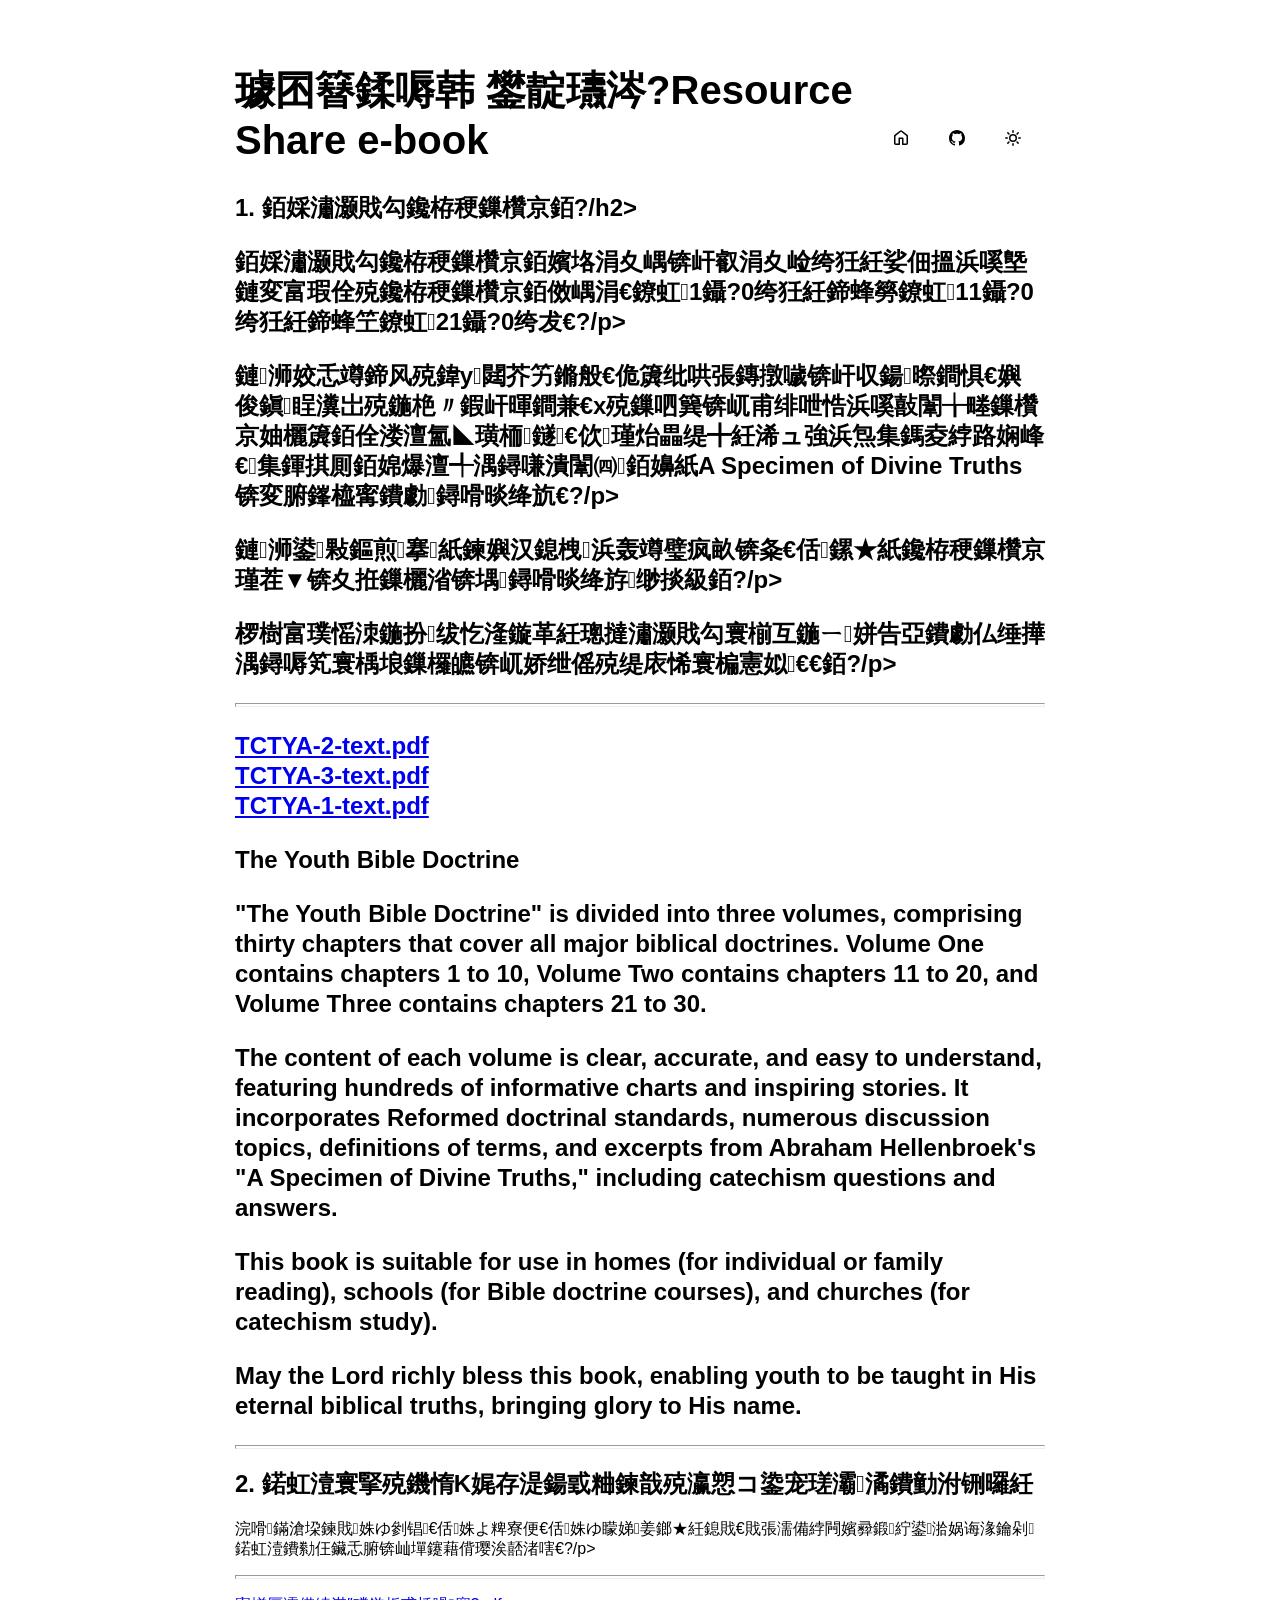
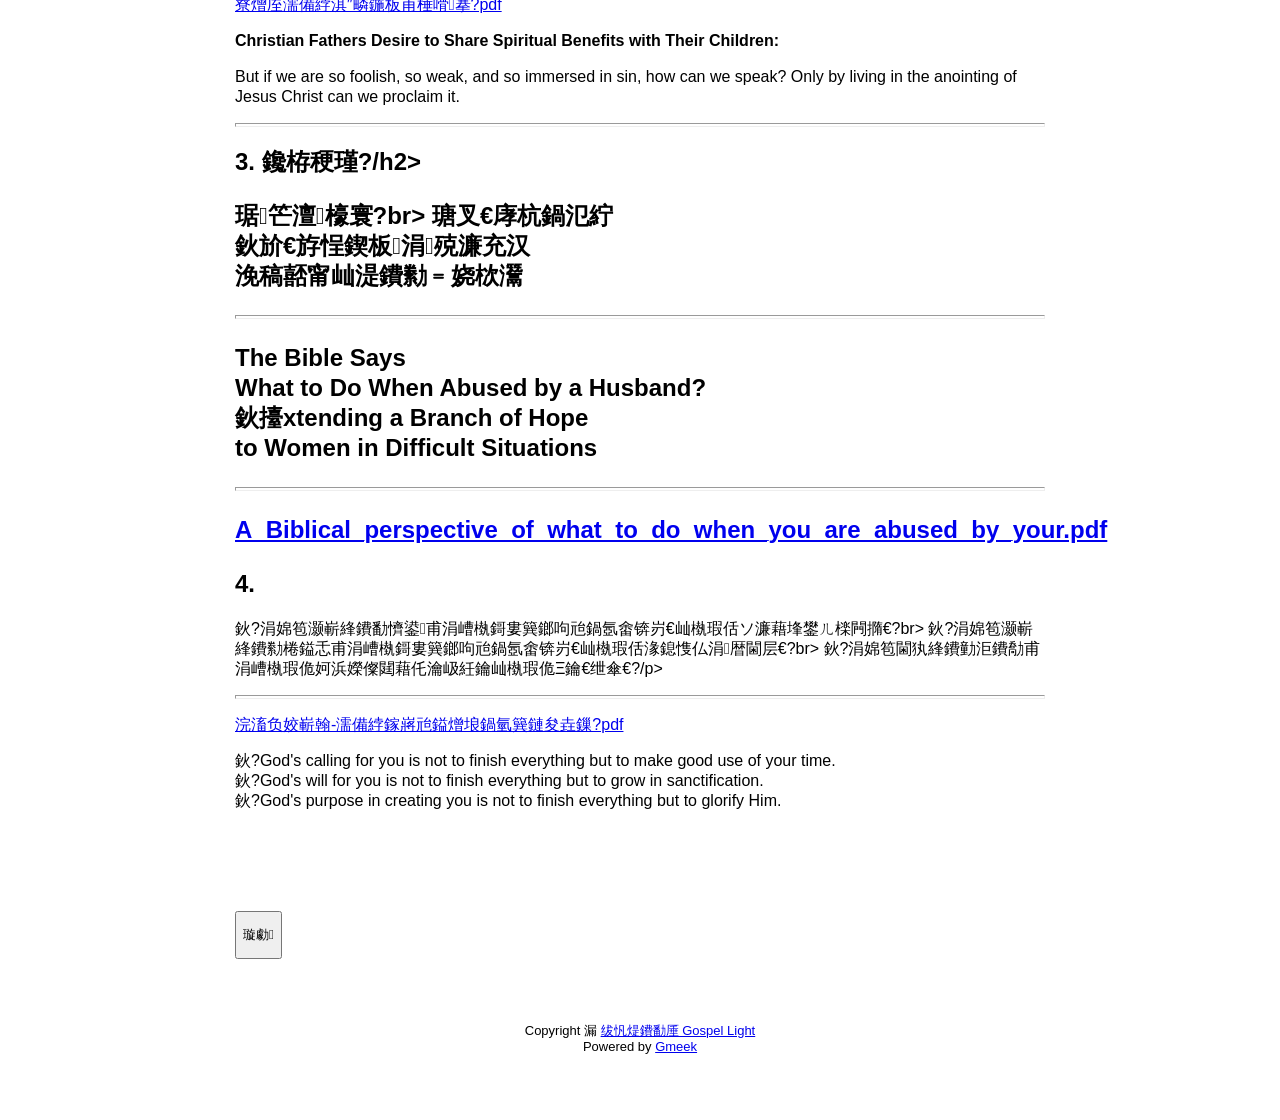
<file: docs/post/zi-yuan-fen-xiang- -dian-zi-shu- Resource Share e-book .html>
﻿<!DOCTYPE html>
<html data-color-mode="light" data-dark-theme="dark" data-light-theme="light" lang="zh-CN">
<head>
    <meta content="text/html; charset=utf-8" http-equiv="content-type" />
    <meta name="viewport" content="width=device-width,initial-scale=1.0">
    <meta http-equiv="X-UA-Compatible" content="IE=edge">
    <link href='https://mirrors.sustech.edu.cn/cdnjs/ajax/libs/Primer/21.0.7/primer.css' rel='stylesheet' />
    
    <link rel="icon" href="https://raw.githubusercontent.com/ShepherdLoveYou/Gospel/main/docs/reshot-icon-church-cross-K28RPN75SX.svg"><script>
        let theme = localStorage.getItem("meek_theme") || "light";
        document.documentElement.setAttribute("data-color-mode", theme);
    </script>
<meta name="description" content="## 1. 銆婇潚灏戝勾鑱栫稉鏁欑京銆?

銆婇潚灏戝勾鑱栫稉鏁欑京銆嬪垎涓夊嵎锛屽叡涓夊崄绔狅紝娑佃搵浜嗘墍鏈変富瑕佺殑鑱栫稉鏁欑京銆?>
<meta property="og:title" content="璩囨簮鍒嗕韩 鐢靛瓙涔?Resource Share e-book ">
<meta property="og:description" content="## 1. 銆婇潚灏戝勾鑱栫稉鏁欑京銆?

銆婇潚灏戝勾鑱栫稉鏁欑京銆嬪垎涓夊嵎锛屽叡涓夊崄绔狅紝娑佃搵浜嗘墍鏈変富瑕佺殑鑱栫稉鏁欑京銆?>
<meta property="og:type" content="article">
<meta property="og:url" content="https://ShepherdLoveYou.github.io/Gospel/post/zi-yuan-fen-xiang-%20-dian-zi-shu-%20Resource%20Share%20e-book%20.html">
<meta property="og:image" content="https://raw.githubusercontent.com/ShepherdLoveYou/Gospel/main/docs/reshot-icon-church-cross-K28RPN75SX.svg">
<title>璩囨簮鍒嗕韩 鐢靛瓙涔?Resource Share e-book </title>



</head>
<style>
body{box-sizing: border-box;min-width: 200px;max-width: 900px;margin: 20px auto;padding: 45px;font-size: 16px;font-family: sans-serif;line-height: 1.25;}
#header{display:flex;padding-bottom:8px;border-bottom: 1px solid var(--borderColor-muted, var(--color-border-muted));margin-bottom: 16px;}
#footer {margin-top:64px; text-align: center;font-size: small;}

</style>

<style>
.postTitle{margin: auto 0;font-size:40px;font-weight:bold;}
.title-right{display:flex;margin:auto 0 0 auto;}
.title-right .circle{padding: 14px 16px;margin-right:8px;}
#postBody{border-bottom: 1px solid var(--color-border-default);padding-bottom:36px;}
#postBody hr{height:2px;}
#cmButton{height:48px;margin-top:48px;}
#comments{margin-top:64px;}
.g-emoji{font-size:24px;}
@media (max-width: 600px) {
    body {padding: 8px;}
    .postTitle{font-size:24px;}
}

</style>




<body>
    <div id="header">
<h1 class="postTitle">璩囨簮鍒嗕韩 鐢靛瓙涔?Resource Share e-book </h1>
<div class="title-right">
    <a href="https://ShepherdLoveYou.github.io/Gospel" id="buttonHome" class="btn btn-invisible circle" title="棣栭〉">
        <svg class="octicon" width="16" height="16">
            <path id="pathHome" fill-rule="evenodd"></path>
        </svg>
    </a>
    
    <a href="https://github.com/ShepherdLoveYou/Gospel/issues/2" target="_blank" class="btn btn-invisible circle" title="Issue">
        <svg class="octicon" width="16" height="16">
            <path id="pathIssue" fill-rule="evenodd"></path>
        </svg>
    </a>
    

    <a class="btn btn-invisible circle" onclick="modeSwitch();" title="鍒囨崲涓婚">
        <svg class="octicon" width="16" height="16" >
            <path id="themeSwitch" fill-rule="evenodd"></path>
        </svg>
    </a>

</div>
</div>
    <div id="content">
<div class="markdown-body" id="postBody"><h2>1. 銆婇潚灏戝勾鑱栫稉鏁欑京銆?/h2>
<p>銆婇潚灏戝勾鑱栫稉鏁欑京銆嬪垎涓夊嵎锛屽叡涓夊崄绔狅紝娑佃搵浜嗘墍鏈変富瑕佺殑鑱栫稉鏁欑京銆傚嵎涓€鐐虹1鑷?0绔狅紝鍗蜂簩鐐虹11鑷?0绔狅紝鍗蜂笁鐐虹21鑷?0绔犮€?/p>
<p>鏈浉姣忎竴鍗风殑鍏у閮芥竻鏅般€佹簴纰哄張鏄撴噦锛屽収鍚暩鐧惧€嬩俊鎭睈瀵岀殑鍦栬〃鍜屽暉鐧兼€х殑鏁呬簨锛屼甫绯呭悎浜嗘敼闈╁畻鏁欑京妯欐簴銆佺溇澶氳◣璜栭鐩€佽瑾炲畾缇╋紝浠ュ強浜炰集鎷夌綍路娴峰€集鍕掑厠銆婂爆澶╃湡鐞嗛潰闈㈣銆嬶紙A Specimen of Divine Truths锛変腑鎽橀寗鐨勮鐞嗗晱绛斻€?/p>
<p>鏈浉鍙敤鏂煎搴紙鍊嬩汉鎴栧浜轰竴璧疯畝锛夈€佸鏍★紙鑱栫稉鏁欑京瑾茬▼锛夊拰鏁欐渻锛堣鐞嗗晱绛斿缈掞級銆?/p>
<p>椤樹富璞愮洓鍦扮绂忔湰鏇革紝璁撻潚灏戝勾寰椾互鍦ㄧ姘告亞鐨勮仏缍撶湡鐞嗕笂寰楀埌鏁欏皫锛屼娇绁傜殑缇庡悕寰楄憲姒€€銆?/p>
<hr>
<p><a href="https://github.com/user-attachments/files/19458320/TCTYA-2-text.pdf">TCTYA-2-text.pdf</a><br>
<a href="https://github.com/user-attachments/files/19458318/TCTYA-3-text.pdf">TCTYA-3-text.pdf</a><br>
<a href="https://github.com/user-attachments/files/19458319/TCTYA-1-text.pdf">TCTYA-1-text.pdf</a></p>
<p><strong>The Youth Bible Doctrine</strong></p>
<p>"The Youth Bible Doctrine" is divided into three volumes, comprising thirty chapters that cover all major biblical doctrines. Volume One contains chapters 1 to 10, Volume Two contains chapters 11 to 20, and Volume Three contains chapters 21 to 30.</p>
<p>The content of each volume is clear, accurate, and easy to understand, featuring hundreds of informative charts and inspiring stories. It incorporates Reformed doctrinal standards, numerous discussion topics, definitions of terms, and excerpts from Abraham Hellenbroek's "A Specimen of Divine Truths," including catechism questions and answers.</p>
<p>This book is suitable for use in homes (for individual or family reading), schools (for Bible doctrine courses), and churches (for catechism study).</p>
<p>May the Lord richly bless this book, enabling youth to be taught in His eternal biblical truths, bringing glory to His name.</p>
<hr>
<h2>2. 鍩虹潱寰掔殑鐖惰Κ娓存湜鍚戜粬鍊戠殑瀛愬コ鍌宠瑳灞潏鐨勭泭铏曪紝</h2>
<p>浣嗗鏋滄垜鍊戝姝ゆ剼锠€佸姝よ粺寮便€佸姝ゆ矇娣姜鎯★紝鎴戝€戝張濡備綍闁嬪彛鍛紵鍙湁娲诲湪鑰剁鍩虹潱鐨勬仼鑶忎腑锛屾墠鑳藉偝璎涘嚭渚嗐€?/p>
<hr>
<p><a href="https://github.com/user-attachments/files/19458220/default.pdf">寮熷厔濡備綍淇″疄鍦板甫棰嗗搴?pdf</a></p>
<p><strong>Christian Fathers Desire to Share Spiritual Benefits with Their Children:</strong></p>
<p>But if we are so foolish, so weak, and so immersed in sin, how can we speak? Only by living in the anointing of Jesus Christ can we proclaim it.</p>
<hr>
<h2>3. 鑱栫稉瑾?/h2>
<p>琚笀澶檺寰?br>
瑭叉€庨杭鍋氾紵<br>
鈥斺€斿悜鍥板涓殑濂充汉<br>
浼稿嚭甯屾湜鐨勬﹦娆栨灊</p>
<hr>
<p><strong>The Bible Says</strong><br>
What to Do When Abused by a Husband?<br>
鈥擡xtending a Branch of Hope<br>
to Women in Difficult Situations</p>
<hr>
<p><a href="https://github.com/user-attachments/files/19458223/A_Biblical_perspective_of_what_to_do_when_you_are_abused_by_your.pdf">A_Biblical_perspective_of_what_to_do_when_you_are_abused_by_your.pdf</a></p>
<h2>4.</h2>
<p>鈥?涓婂笣灏嶄綘鐨勫懠鍙甫涓嶆槸鎶婁簨鎯呴兘鍋氬畬锛岃€屾槸瑕佸ソ濂藉埄鐢ㄦ檪闁撱€?br>
鈥?涓婂笣灏嶄綘鐨勬棬鎰忎甫涓嶆槸鎶婁簨鎯呴兘鍋氬畬锛岃€屾槸瑕佸湪鎴愯仏涓暦閫层€?br>
鈥?涓婂笣閫犱綘鐨勭洰鐨勪甫涓嶆槸瑕佹妸浜嬫儏閮藉仛瀹岋紝鑰屾槸瑕佹Ξ鑰€绁傘€?/p>
<hr>
<p><a href="https://github.com/user-attachments/files/19458224/-.pdf">浣滀负姣嶄翰-濡備綍鎵嶈兘鎰熷埌鍋氫簨鏈夋垚鏁?pdf</a></p>
<p>鈥?God's calling for you is not to finish everything but to make good use of your time.<br>
鈥?God's will for you is not to finish everything but to grow in sanctification.<br>
鈥?God's purpose in creating you is not to finish everything but to glorify Him.</p></div>
<div style="font-size:small;margin-top:8px;float:right;"></div>

<button class="btn btn-block" type="button" onclick="openComments()" id="cmButton">璇勮</button>
<div class="comments" id="comments"></div>

</div>
    <div id="footer"><div id="footer1">Copyright 漏 <span id="copyrightYear"></span> <a href="https://ShepherdLoveYou.github.io/Gospel">绂忛煶鐨勫厜 Gospel Light</a></div>
<div id="footer2">
    <span id="runday"></span><span>Powered by <a href="https://meekdai.com/Gmeek.html" target="_blank">Gmeek</a></span>
</div>

<script>
var now=new Date();
document.getElementById("copyrightYear").innerHTML=now.getFullYear();

if(""!=""){
    var startSite=new Date("");
    var diff=now.getTime()-startSite.getTime();
    var diffDay=Math.floor(diff/(1000*60*60*24));
    document.getElementById("runday").innerHTML="缃戠珯杩愯 "+diffDay+" 澶?+" 鈥?";
}
</script></div>
</body>
<script>
var IconList={'sun': 'M8 10.5a2.5 2.5 0 100-5 2.5 2.5 0 000 5zM8 12a4 4 0 100-8 4 4 0 000 8zM8 0a.75.75 0 01.75.75v1.5a.75.75 0 01-1.5 0V.75A.75.75 0 018 0zm0 13a.75.75 0 01.75.75v1.5a.75.75 0 01-1.5 0v-1.5A.75.75 0 018 13zM2.343 2.343a.75.75 0 011.061 0l1.06 1.061a.75.75 0 01-1.06 1.06l-1.06-1.06a.75.75 0 010-1.06zm9.193 9.193a.75.75 0 011.06 0l1.061 1.06a.75.75 0 01-1.06 1.061l-1.061-1.06a.75.75 0 010-1.061zM16 8a.75.75 0 01-.75.75h-1.5a.75.75 0 010-1.5h1.5A.75.75 0 0116 8zM3 8a.75.75 0 01-.75.75H.75a.75.75 0 010-1.5h1.5A.75.75 0 013 8zm10.657-5.657a.75.75 0 010 1.061l-1.061 1.06a.75.75 0 11-1.06-1.06l1.06-1.06a.75.75 0 011.06 0zm-9.193 9.193a.75.75 0 010 1.06l-1.06 1.061a.75.75 0 11-1.061-1.06l1.06-1.061a.75.75 0 011.061 0z', 'moon': 'M9.598 1.591a.75.75 0 01.785-.175 7 7 0 11-8.967 8.967.75.75 0 01.961-.96 5.5 5.5 0 007.046-7.046.75.75 0 01.175-.786zm1.616 1.945a7 7 0 01-7.678 7.678 5.5 5.5 0 107.678-7.678z', 'sync': 'M1.705 8.005a.75.75 0 0 1 .834.656 5.5 5.5 0 0 0 9.592 2.97l-1.204-1.204a.25.25 0 0 1 .177-.427h3.646a.25.25 0 0 1 .25.25v3.646a.25.25 0 0 1-.427.177l-1.38-1.38A7.002 7.002 0 0 1 1.05 8.84a.75.75 0 0 1 .656-.834ZM8 2.5a5.487 5.487 0 0 0-4.131 1.869l1.204 1.204A.25.25 0 0 1 4.896 6H1.25A.25.25 0 0 1 1 5.75V2.104a.25.25 0 0 1 .427-.177l1.38 1.38A7.002 7.002 0 0 1 14.95 7.16a.75.75 0 0 1-1.49.178A5.5 5.5 0 0 0 8 2.5Z', 'home': 'M6.906.664a1.749 1.749 0 0 1 2.187 0l5.25 4.2c.415.332.657.835.657 1.367v7.019A1.75 1.75 0 0 1 13.25 15h-3.5a.75.75 0 0 1-.75-.75V9H7v5.25a.75.75 0 0 1-.75.75h-3.5A1.75 1.75 0 0 1 1 13.25V6.23c0-.531.242-1.034.657-1.366l5.25-4.2Zm1.25 1.171a.25.25 0 0 0-.312 0l-5.25 4.2a.25.25 0 0 0-.094.196v7.019c0 .138.112.25.25.25H5.5V8.25a.75.75 0 0 1 .75-.75h3.5a.75.75 0 0 1 .75.75v5.25h2.75a.25.25 0 0 0 .25-.25V6.23a.25.25 0 0 0-.094-.195Z', 'github': 'M8 0c4.42 0 8 3.58 8 8a8.013 8.013 0 0 1-5.45 7.59c-.4.08-.55-.17-.55-.38 0-.27.01-1.13.01-2.2 0-.75-.25-1.23-.54-1.48 1.78-.2 3.65-.88 3.65-3.95 0-.88-.31-1.59-.82-2.15.08-.2.36-1.02-.08-2.12 0 0-.67-.22-2.2.82-.64-.18-1.32-.27-2-.27-.68 0-1.36.09-2 .27-1.53-1.03-2.2-.82-2.2-.82-.44 1.1-.16 1.92-.08 2.12-.51.56-.82 1.28-.82 2.15 0 3.06 1.86 3.75 3.64 3.95-.23.2-.44.55-.51 1.07-.46.21-1.61.55-2.33-.66-.15-.24-.6-.83-1.23-.82-.67.01-.27.38.01.53.34.19.73.9.82 1.13.16.45.68 1.31 2.69.94 0 .67.01 1.3.01 1.49 0 .21-.15.45-.55.38A7.995 7.995 0 0 1 0 8c0-4.42 3.58-8 8-8Z'};
var utterancesLoad=0;

let themeSettings={
    "dark": ["dark","moon","#00f0ff","dark-blue"],
    "light": ["light","sun","#ff5000","github-light"],
    "auto": ["auto","sync","","preferred-color-scheme"]
};
function changeTheme(mode, icon, color, utheme){
    document.documentElement.setAttribute("data-color-mode",mode);
    document.getElementById("themeSwitch").setAttribute("d",value=IconList[icon]);
    document.getElementById("themeSwitch").parentNode.style.color=color;
    if(utterancesLoad==1){utterancesTheme(utheme);}
}
function modeSwitch(){
    let currentMode=document.documentElement.getAttribute('data-color-mode');
    let newMode = currentMode === "light" ? "dark" : currentMode === "dark" ? "auto" : "light";
    localStorage.setItem("meek_theme", newMode);
    if(themeSettings[newMode]){
        changeTheme(...themeSettings[newMode]);
    }
}
function utterancesTheme(theme){
    const message={type:'set-theme',theme: theme};
    const iframe=document.getElementsByClassName('utterances-frame')[0];
    iframe.contentWindow.postMessage(message,'https://utteranc.es');
}
if(themeSettings[theme]){changeTheme(...themeSettings[theme]);}
console.log("\n %c Gmeek last https://github.com/Meekdai/Gmeek \n","padding:5px 0;background:#02d81d;color:#fff");
</script>

<script>
document.getElementById("pathHome").setAttribute("d",IconList["home"]);
document.getElementById("pathIssue").setAttribute("d",IconList["github"]);



function openComments(){
    cm=document.getElementById("comments");
    cmButton=document.getElementById("cmButton");
    cmButton.disabled=true;
    cmButton.innerHTML="loading";
    span=document.createElement("span");
    span.setAttribute("class","AnimatedEllipsis");
    cmButton.appendChild(span);

    script=document.createElement("script");
    script.setAttribute("src","https://utteranc.es/client.js");
    script.setAttribute("repo","ShepherdLoveYou/gospel.github.io");
    script.setAttribute("issue-term","title");
    
    if(localStorage.getItem("meek_theme")=="dark"){script.setAttribute("theme","dark-blue");}
    else if(localStorage.getItem("meek_theme")=="light") {script.setAttribute("theme","github-light");}
    else{script.setAttribute("theme","preferred-color-scheme");}
    
    script.setAttribute("crossorigin","anonymous");
    script.setAttribute("async","");
    cm.appendChild(script);

    int=self.setInterval("iFrameLoading()",200);
}

function iFrameLoading(){
    var utterances=document.getElementsByClassName('utterances');
    if(utterances.length==1){
        if(utterances[0].style.height!=""){
            utterancesLoad=1;
            int=window.clearInterval(int);
            document.getElementById("cmButton").style.display="none";
            console.log("utterances Load OK");
        }
    }
}



</script>


</html>
</file>
<file: docs/personal/style.css>
:root {
  --bg-1: #f4efe8;
  --bg-2: #d8e7f7;
  --ink: #1d2430;
  --muted: #5d6574;
  --glass: rgba(255, 255, 255, 0.42);
  --glass-border: rgba(255, 255, 255, 0.58);
  --card-shadow: 0 24px 45px rgba(31, 42, 68, 0.18);
  --pointer-x: 50%;
  --pointer-y: 50%;
}

* {
  box-sizing: border-box;
}

html,
body {
  margin: 0;
  min-height: 100%;
}

body {
  color: var(--ink);
  font-family: "Noto Sans SC", "PingFang SC", "Microsoft YaHei", sans-serif;
  background:
    radial-gradient(80rem 55rem at -10% -20%, rgba(250, 154, 118, 0.35), transparent 60%),
    radial-gradient(70rem 50rem at 110% 0%, rgba(102, 160, 245, 0.32), transparent 62%),
    linear-gradient(170deg, var(--bg-1), var(--bg-2));
  padding: 4rem 1.2rem 2.5rem;
}

body::before {
  content: "";
  position: fixed;
  inset: 0;
  z-index: -1;
  pointer-events: none;
  background-image:
    linear-gradient(to right, rgba(255, 255, 255, 0.25) 1px, transparent 1px),
    linear-gradient(to bottom, rgba(255, 255, 255, 0.25) 1px, transparent 1px);
  background-size: 34px 34px;
  opacity: 0.35;
  mask-image: radial-gradient(circle at 50% 30%, #000 36%, transparent 80%);
}

.ambient {
  position: fixed;
  inset: auto auto 12% 50%;
  width: min(68vw, 720px);
  height: min(42vw, 420px);
  translate: -50% 0;
  background: radial-gradient(circle at center, rgba(255, 255, 255, 0.7), transparent 70%);
  filter: blur(32px);
  pointer-events: none;
  z-index: -1;
}

.hero {
  width: min(980px, 94vw);
  margin: 0 auto 2rem;
  padding: 1.4rem 1.4rem 1.1rem;
  border-radius: 1rem;
  border: 1px solid var(--glass-border);
  backdrop-filter: blur(12px) saturate(1.2);
  -webkit-backdrop-filter: blur(12px) saturate(1.2);
  background: var(--glass);
  box-shadow: var(--card-shadow);
}

.kicker {
  margin: 0;
  letter-spacing: 0.12em;
  font-size: 0.75rem;
  color: var(--muted);
}

h1 {
  margin: 0.25rem 0 0;
  font-family: "Cormorant Garamond", serif;
  font-size: clamp(2.3rem, 6vw, 4.2rem);
  line-height: 1;
}

.subtitle {
  margin: 0.55rem 0 1rem;
  color: var(--muted);
}

.actions {
  display: flex;
  gap: 0.7rem;
}

.btn {
  text-decoration: none;
  color: #fff;
  background: linear-gradient(135deg, #d4683b, #e89a56);
  border-radius: 999px;
  font-size: 0.9rem;
  padding: 0.55rem 0.95rem;
  transition: transform 0.2s ease, filter 0.2s ease;
}

.btn:hover {
  transform: translateY(-1px);
  filter: saturate(1.1);
}

.btn.ghost {
  color: var(--ink);
  background: rgba(255, 255, 255, 0.66);
}

.card-grid {
  width: min(980px, 94vw);
  margin: 0 auto;
  display: grid;
  grid-template-columns: repeat(auto-fit, minmax(220px, 1fr));
  gap: 1rem;
}

.glow-card {
  position: relative;
  overflow: hidden;
  border-radius: 1rem;
  border: 1px solid var(--glass-border);
  min-height: 230px;
  padding: 1.1rem;
  background: var(--glass);
  backdrop-filter: blur(14px) saturate(1.2);
  -webkit-backdrop-filter: blur(14px) saturate(1.2);
  box-shadow: var(--card-shadow);
  transition: transform 0.28s ease, box-shadow 0.28s ease;
}

.glow-card::before {
  content: "";
  position: absolute;
  inset: 0;
  pointer-events: none;
  background: radial-gradient(
    circle at var(--pointer-x) var(--pointer-y),
    rgba(255, 255, 255, 0.62) 0%,
    transparent 40%
  );
  opacity: 0;
  transition: opacity 0.24s ease;
}

.glow-card:hover {
  transform: translateY(-4px);
  box-shadow: 0 30px 45px rgba(31, 42, 68, 0.24);
}

.glow-card:hover::before {
  opacity: 1;
}

.card-blur {
  width: 72px;
  height: 72px;
  border-radius: 1rem;
  display: grid;
  place-items: center;
  font-size: 2rem;
  margin-bottom: 0.85rem;
  backdrop-filter: blur(8px) saturate(1.35);
  -webkit-backdrop-filter: blur(8px) saturate(1.35);
  filter: blur(0.15px);
}

[data-accent="warm"] .card-blur {
  background: radial-gradient(circle at 30% 30%, #ffd6bf, #f58e65);
}

[data-accent="sky"] .card-blur {
  background: radial-gradient(circle at 35% 30%, #d9ecff, #7fb8ff);
}

[data-accent="mint"] .card-blur {
  background: radial-gradient(circle at 35% 30%, #d4f8e8, #63d3aa);
}

[data-accent="rose"] .card-blur {
  background: radial-gradient(circle at 35% 30%, #ffdce5, #ff8cab);
}

.glow-card h2 {
  margin: 0 0 0.45rem;
  font-size: 1.15rem;
}

.glow-card p {
  margin: 0;
  color: #2d3544;
  line-height: 1.55;
  font-size: 0.95rem;
}

.footer {
  width: min(980px, 94vw);
  margin: 1.25rem auto 0;
  color: #4f596b;
  font-size: 0.82rem;
  text-align: center;
}

.publisher {
  width: min(980px, 94vw);
  margin: 1.2rem auto 0;
  border-radius: 1rem;
  border: 1px solid var(--glass-border);
  background: var(--glass);
  backdrop-filter: blur(14px) saturate(1.2);
  -webkit-backdrop-filter: blur(14px) saturate(1.2);
  box-shadow: var(--card-shadow);
  padding: 1.2rem;
}

.publisher-head h2 {
  margin: 0.2rem 0 0.4rem;
  font-size: 1.4rem;
}

.publisher-head p {
  margin: 0 0 0.9rem;
  color: var(--muted);
}

.publisher-form {
  display: grid;
  grid-template-columns: repeat(2, minmax(0, 1fr));
  gap: 0.8rem;
}

.field {
  display: flex;
  flex-direction: column;
  gap: 0.32rem;
  grid-column: 1 / -1;
}

.field.two-col {
  grid-column: span 1;
}

.field label {
  font-size: 0.86rem;
  color: #3b4558;
}

.field input,
.field textarea {
  width: 100%;
  border: 1px solid rgba(255, 255, 255, 0.7);
  border-radius: 0.7rem;
  background: rgba(255, 255, 255, 0.62);
  color: var(--ink);
  padding: 0.62rem 0.72rem;
  font: inherit;
  outline: none;
}

.field input:focus,
.field textarea:focus {
  border-color: #6a9eff;
  box-shadow: 0 0 0 3px rgba(106, 158, 255, 0.2);
}

.field small {
  color: #63708a;
  font-size: 0.75rem;
}

.publisher-actions {
  grid-column: 1 / -1;
  display: flex;
  gap: 0.7rem;
  flex-wrap: wrap;
  margin-top: 0.3rem;
}

.publisher-actions button {
  border: 0;
  cursor: pointer;
}

.publish-status {
  grid-column: 1 / -1;
  margin: 0.2rem 0 0;
  font-size: 0.86rem;
  min-height: 1.2em;
  color: #334260;
}

@media (max-width: 640px) {
  body {
    padding-top: 2.7rem;
  }

  .hero {
    padding: 1.05rem;
  }

  .actions {
    flex-wrap: wrap;
  }

  .glow-card {
    min-height: 200px;
  }

  .publisher {
    padding: 1rem;
  }

  .publisher-form {
    grid-template-columns: 1fr;
  }

  .field.two-col {
    grid-column: 1 / -1;
  }
}
</file>
<file: docs/theme-enhanced.css>
/* Enhanced Theme for Gospel Light Blog */
/* 毛玻璃 + 指针追踪光晕 + 渐变背景 */

:root {
    --page-max: 980px;
    --card-radius: 14px;
    --card-border: 1px;
    --surface-bg: rgba(255,255,255,0.72);
    --surface-border: rgba(255,255,255,0.65);
    --surface-shadow: 0 14px 42px rgba(15, 28, 64, 0.16);
    --title-font: "Georgia", "Times New Roman", serif;
    --body-font: "Segoe UI", "Noto Sans SC", "Microsoft YaHei", sans-serif;
    --pointer-x: 50%;
    --pointer-y: 50%;
}

[data-color-mode="dark"] {
    --surface-bg: rgba(14,18,28,0.72);
    --surface-border: rgba(255,255,255,0.12);
    --surface-shadow: 0 14px 42px rgba(0, 0, 0, 0.45);
}

* { box-sizing: border-box; }

html, body { 
    min-height: 100%; 
}

body {
    min-width: 200px;
    max-width: var(--page-max);
    margin: 20px auto;
    padding: 42px;
    font-size: 16px;
    font-family: var(--body-font);
    line-height: 1.35;
    position: relative;
    background:
      radial-gradient(1200px 680px at -10% -20%, rgba(255, 165, 120, 0.17), transparent 58%),
      radial-gradient(900px 600px at 110% -10%, rgba(69, 153, 255, 0.18), transparent 56%),
      linear-gradient(170deg, rgba(239, 244, 255, 0.95), rgba(248, 250, 255, 0.98)) !important;
}

[data-color-mode="dark"] body {
    background:
      radial-gradient(1200px 680px at -10% -20%, rgba(255, 140, 87, 0.12), transparent 58%),
      radial-gradient(900px 600px at 110% -10%, rgba(51, 120, 210, 0.18), transparent 56%),
      linear-gradient(165deg, rgba(14, 20, 34, 0.97), rgba(11, 15, 24, 0.98)) !important;
}

body::before {
    content: "";
    position: fixed;
    inset: 0;
    pointer-events: none;
    background-image: 
      linear-gradient(to right, rgba(255,255,255,0.08) 1px, transparent 1px), 
      linear-gradient(to bottom, rgba(255,255,255,0.08) 1px, transparent 1px);
    background-size: 34px 34px;
    opacity: 0.32;
    -webkit-mask-image: radial-gradient(circle at 50% 35%, #000 40%, transparent 90%);
    mask-image: radial-gradient(circle at 50% 35%, #000 40%, transparent 90%);
    z-index: -1;
}

#header {
    display: flex;
    align-items: flex-end;
    gap: 12px;
    padding: 14px 16px;
    margin-bottom: 16px;
    border: var(--card-border) solid var(--surface-border);
    border-radius: var(--card-radius);
    background: var(--surface-bg);
    -webkit-backdrop-filter: blur(14px) saturate(1.2);
    backdrop-filter: blur(14px) saturate(1.2);
    box-shadow: var(--surface-shadow);
}

#footer {
    margin-top: 64px;
    text-align: center;
    font-size: small;
    padding: 14px;
    border-radius: 12px;
    border: var(--card-border) solid var(--surface-border);
    background: var(--surface-bg);
    -webkit-backdrop-filter: blur(14px) saturate(1.2);
    backdrop-filter: blur(14px) saturate(1.2);
}

.avatar {
    transition: transform 0.8s;
    width: 64px;
    height: 64px;
    object-fit: cover;
    border-radius: 8px;
}

.avatar:hover { 
    transform: scale(1.12) rotate(360deg); 
}

.title-left a {
    color: inherit;
    text-decoration: none;
    vertical-align: bottom;
    font-size: 36px;
    font-weight: 700;
    font-family: var(--title-font);
    margin-left: 8px;
    letter-spacing: 0.6px;
}

.title-right { 
    display: flex; 
    margin: auto 0 0 auto; 
}

.title-right button { 
    margin-right: 8px; 
    padding: 16px; 
}

.title-right .circle { 
    padding: 14px 16px; 
}

.site-subtitle {
    margin-bottom: 18px;
    border-left: 4px solid rgba(255, 125, 64, 0.88);
    padding: 10px 12px;
    border-radius: 10px;
    background: var(--surface-bg);
    -webkit-backdrop-filter: blur(8px) saturate(1.1);
    backdrop-filter: blur(8px) saturate(1.1);
}

.SideNav {
    min-width: 360px;
    display: grid;
    gap: 14px;
    border: 0 !important;
    background: transparent;
}

.SideNav-item {
    position: relative;
    border-radius: var(--card-radius);
    overflow: hidden;
    border: var(--card-border) solid var(--surface-border);
    background: var(--surface-bg);
    -webkit-backdrop-filter: blur(13px) saturate(1.18);
    backdrop-filter: blur(13px) saturate(1.18);
    box-shadow: var(--surface-shadow);
    transition: all 0.3s cubic-bezier(0.4, 0.0, 0.2, 1);
    padding: 16px;
}

.SideNav-item:hover {
    transform: translateY(-2px);
    box-shadow: 0 20px 48px rgba(15, 28, 64, 0.22);
    -webkit-backdrop-filter: blur(16px) saturate(1.3);
    backdrop-filter: blur(16px) saturate(1.3);
    border-color: rgba(255,255,255,0.8);
}

.SideNav-item::before {
    content: "";
    position: absolute;
    inset: 0;
    border-radius: var(--card-radius);
    background: radial-gradient(
        circle at var(--pointer-x, 50%) var(--pointer-y, 50%), 
        rgba(255, 255, 255, 0.08), 
        transparent 70%
    );
    opacity: 0;
    transition: opacity 0.3s ease;
    pointer-events: none;
}

.SideNav-item:hover::before {
    opacity: 1;
}

.SideNav-item > * {
    position: relative;
    z-index: 1;
}

/* Tag/Label styling */
.Label {
    display: inline-block;
    padding: 4px 8px;
    margin-right: 6px;
    border-radius: 6px;
    font-size: 12px;
    font-weight: 500;
}

.LabelName {
    background: rgba(200, 150, 255, 0.3);
    color: inherit;
}

.LabelTime {
    font-size: 11px;
    opacity: 0.7;
}

/* Mobile responsiveness */
@media (max-width: 768px) {
    body {
        padding: 20px 16px;
        margin: 10px auto;
    }

    .SideNav {
        min-width: auto;
    }

    .SideNav-item {
        padding: 12px;
    }

    #header {
        padding: 12px 12px;
        gap: 8px;
    }

    .avatar {
        width: 48px;
        height: 48px;
    }

    .title-left a {
        font-size: 24px;
    }

    body::before {
        opacity: 0.15;
        background-size: 24px 24px;
    }
}

@media (max-width: 480px) {
    body {
        padding: 12px 8px;
    }

    .SideNav-item {
        padding: 10px;
        border-radius: 10px;
    }

    .SideNav-item::before {
        display: none;
    }
}

/* Ensure .SideNav-item pointer tracking works without ::before */
.SideNav-item {
    --card-accent: transparent;
}

.SideNav-item[style*="--card-accent"] {
    background: linear-gradient(
        135deg,
        var(--surface-bg),
        var(--card-accent)
    );
}

/* Dark mode adjustments */
[data-color-mode="dark"] .SideNav-item:hover {
    box-shadow: 0 20px 48px rgba(0, 0, 0, 0.45);
    border-color: rgba(255, 255, 255, 0.18);
}

[data-color-mode="dark"] .site-subtitle {
    border-left-color: rgba(255, 140, 87, 0.88);
}

/* Prevent layout shift from scrollbar */
html {
    overflow-y: scroll;
}

/* Smooth transitions */
* {
    transition: background-color 0.2s ease, color 0.2s ease;
}
</file>
